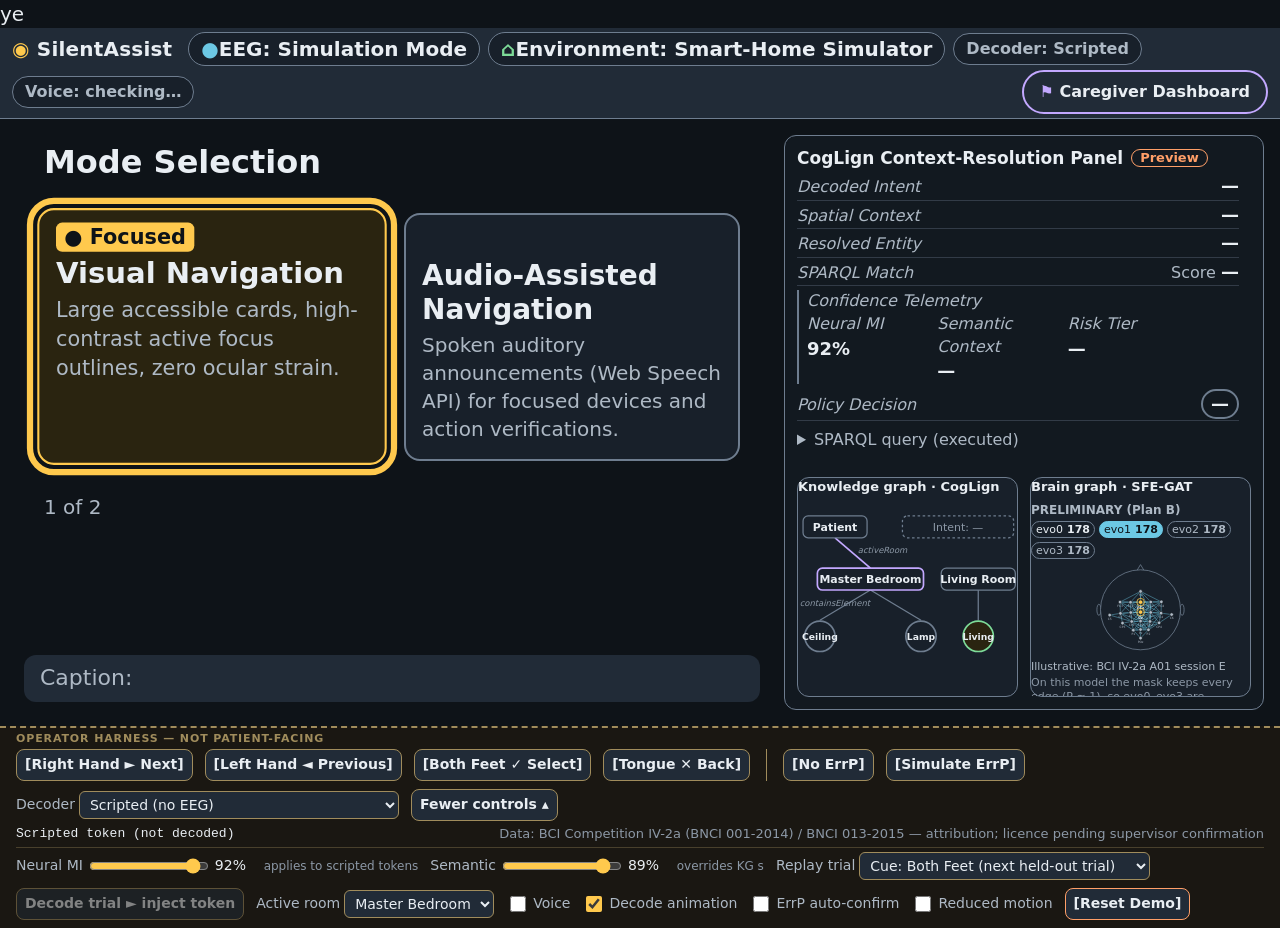
<file: POC/index.html>
ye <!doctype html>
<html lang="en">
<head>
  <meta charset="utf-8"><meta name="viewport" content="width=device-width, initial-scale=1">
  <title>SilentAssist — Interactive FYP-I Prototype</title>
  <link rel="stylesheet" href="css/tokens.css">
  <link rel="stylesheet" href="css/base.css">
  <link rel="stylesheet" href="css/layout.css">
  <link rel="stylesheet" href="css/components.css">
  <link rel="stylesheet" href="css/screens.css">
  <link rel="stylesheet" href="css/harness.css">
  <link rel="stylesheet" href="css/caregiver.css">
</head>
<body>
<div id="sa-app" data-screen="S1">
  <header id="sa-topbar">
    <span id="sa-title">SilentAssist</span>
    <span id="pill-eeg" class="sa-pill">EEG: Simulation Mode</span>
    <span id="pill-env" class="sa-pill">Environment: Smart-Home Simulator</span>
    <span id="pill-decoder" class="sa-pill sa-pill-meta"></span>
    <span id="pill-voice" class="sa-pill sa-pill-meta"></span>
    <button id="btn-caregiver" type="button" tabindex="-1" aria-pressed="false">Caregiver Dashboard</button>
  </header>
  <main id="sa-main">
    <section id="sa-stage" aria-label="Patient screen">
      <h1 id="sa-screen-title"></h1>
      <div id="sa-alert" role="alert"></div>
      <div id="sa-observation" hidden></div>
      <div id="sa-listbox" role="listbox" tabindex="0" aria-orientation="horizontal"></div>
      <div id="sa-position"></div>
      <div id="sa-result" hidden></div>
      <div id="sa-dialog" role="dialog" aria-modal="true" hidden></div>
      <div id="sa-status" role="status" aria-live="polite" aria-atomic="true"></div>
    </section>
    <aside id="sa-rail" aria-label="CogLign context reasoning">
      <section id="sa-coglign"></section>
      <section id="sa-graphs"><div id="sa-kg-view"></div><div id="sa-brain-view"></div></section>
    </aside>
    <section id="sa-caregiver" hidden aria-label="Caregiver Supervision Dashboard"></section>
  </main>
  <footer id="sa-harness" aria-label="Operator Harness — not patient-facing"></footer>
</div>
<pre id="selftest-report" hidden></pre>
<!-- scripts: docs/architecture.md §1.1 order (classic scripts; file:// safe; no modules) -->
<script src="js/core/namespace.js"></script>
<script src="js/config/initial-state.js"></script>
<script src="js/config/ui.js"></script>
<script src="js/config/kg.js"></script>
<script src="js/config/policy.js"></script>
<script src="js/config/safety.js"></script>
<script src="js/config/errp.js"></script>
<script src="js/config/eeg.js"></script>
<script src="js/core/bus.js"></script>
<script src="js/core/store.js"></script>
<script src="js/core/clock.js"></script>
<script src="js/core/b64.js"></script>
<script src="js/core/reset.js"></script>
<script src="js/data/montage-data.js"></script>
<script src="js/data/sfegat-weights.js"></script>
<script src="js/data/mi-replay.js"></script>
<script src="js/data/errp-model.js"></script>
<script src="js/data/errp-replay.js"></script>
<script src="js/dsp/fft.js"></script>
<script src="js/dsp/butterworth.js"></script>
<script src="js/dsp/sosfilt.js"></script>
<script src="js/dsp/welch.js"></script>
<script src="js/dsp/hilbert.js"></script>
<script src="js/dsp/integrate.js"></script>
<script src="js/eeg/tensor.js"></script>
<script src="js/eeg/plv.js"></script>
<script src="js/eeg/graph.js"></script>
<script src="js/eeg/psd-features.js"></script>
<script src="js/eeg/gatv2.js"></script>
<script src="js/eeg/gcn.js"></script>
<script src="js/eeg/batchnorm.js"></script>
<script src="js/eeg/gae.js"></script>
<script src="js/eeg/sfegat.js"></script>
<script src="js/eeg/synth.js"></script>
<script src="js/eeg/decoder.js"></script>
<script src="js/errp/features.js"></script>
<script src="js/errp/classifier.js"></script>
<script src="js/errp/detector.js"></script>
<script src="js/errp/memory.js"></script>
<script src="js/errp/synth.js"></script>
<script src="js/kg/ontology.js"></script>
<script src="js/kg/turtle.js"></script>
<script src="js/kg/triplestore.js"></script>
<script src="js/kg/sparql.js"></script>
<script src="js/kg/resolver.js"></script>
<script src="js/kg/mirror.js"></script>
<script src="js/kg/kg-view.js"></script>
<script src="js/brain/montage.js"></script>
<script src="js/brain/brain-graph-view.js"></script>
<script src="js/policy/risk.js"></script>
<script src="js/policy/policy.js"></script>
<script src="js/safety/audit.js"></script>
<script src="js/safety/rollback.js"></script>
<script src="js/safety/approvals.js"></script>
<script src="js/safety/episode.js"></script>
<script src="js/voice/speech.js"></script>
<script src="js/input/tokenbus.js"></script>
<script src="js/input/keyboard.js"></script>
<script src="js/ui/format.js"></script>
<script src="js/ui/screens.js"></script>
<script src="js/ui/render.js"></script>
<script src="js/ui/navigator.js"></script>
<script src="js/ui/components/pills.js"></script>
<script src="js/ui/components/listbox.js"></script>
<script src="js/ui/components/coglign-panel.js"></script>
<script src="js/ui/components/caption.js"></script>
<script src="js/ui/components/observation.js"></script>
<script src="js/ui/harness.js"></script>
<script src="js/ui/caregiver/dashboard.js"></script>
<script src="js/ui/caregiver/queue.js"></script>
<script src="js/ui/caregiver/gauges.js"></script>
<script src="js/ui/caregiver/shadow-table.js"></script>
<script src="js/ui/caregiver/audit-view.js"></script>
<script src="js/selftest/selftest.js"></script>
<script src="js/selftest/cases/core.js"></script>
<script src="js/selftest/cases/ui.js"></script>
<script src="js/selftest/cases/viz.js"></script>
<script src="js/selftest/cases/kg.js"></script>
<script src="js/selftest/cases/safety.js"></script>
<script src="js/selftest/cases/eeg.js"></script>
<script src="js/app.js"></script>
</body>
</html>
</file>
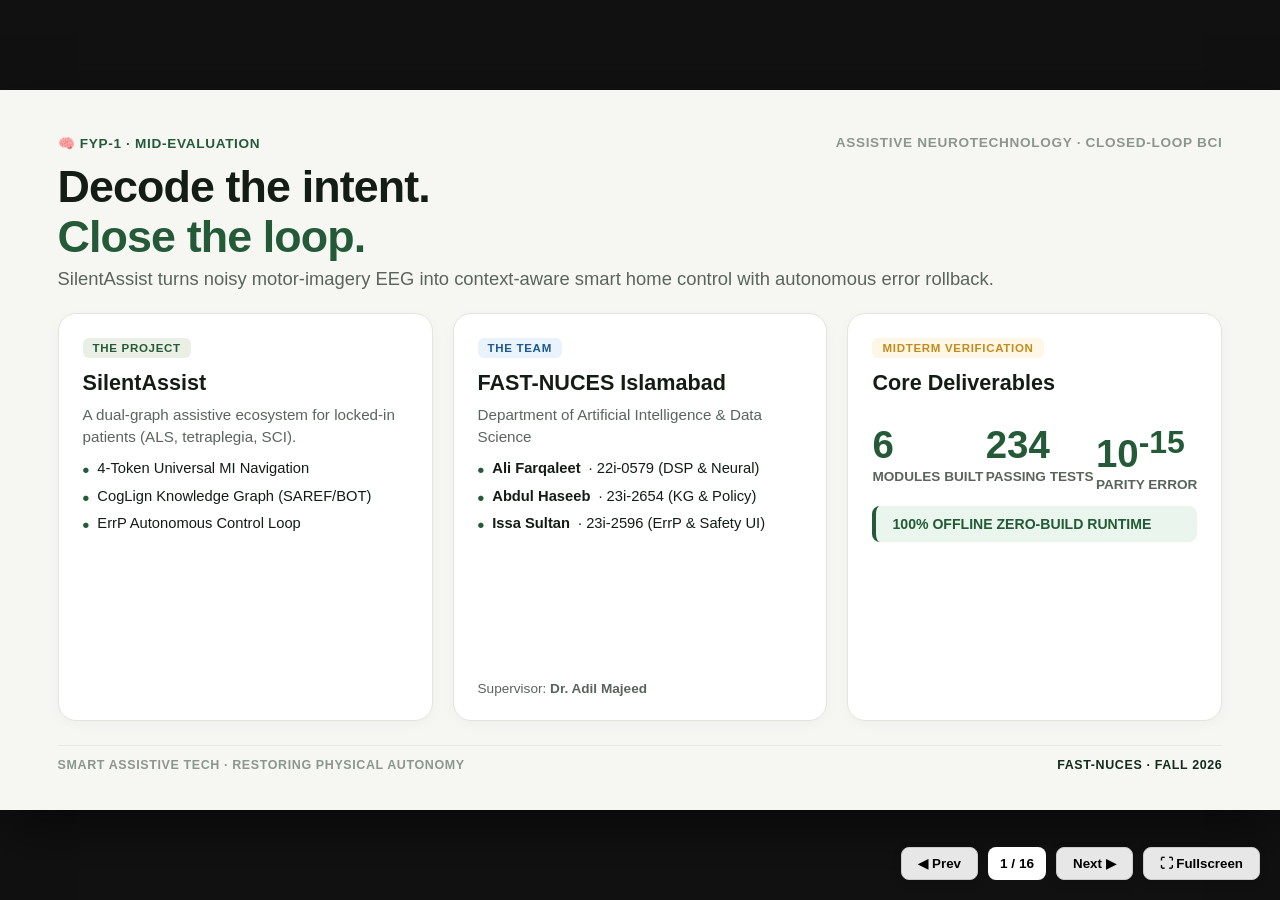
<file: report/presentation.html>
<!DOCTYPE html>
<html lang="en">
<head>
<meta charset="UTF-8">
<meta name="viewport" content="width=device-width, initial-scale=1.0">
<title>SilentAssist — FYP-1 Mid-Evaluation Presentation</title>
<style>
  :root {
    --bg: #F6F7F3;
    --card-bg: #FFFFFF;
    --text-main: #141C16;
    --text-muted: #5A645D;
    --accent-green: #245A38;
    --accent-dark: #122B1B;
    --accent-gold: #C28B1E;
    --accent-red: #A82828;
    --accent-blue: #1D588F;
    --border: #E1E5DC;
    --tag-bg: #EAEFE6;
  }

  * { box-sizing: border-box; margin: 0; padding: 0; font-family: -apple-system, BlinkMacSystemFont, "Segoe UI", Roboto, Helvetica, Arial, sans-serif; }

  body {
    background: #111;
    display: flex;
    justify-content: center;
    align-items: center;
    min-height: 100vh;
    overflow: hidden;
  }

  .deck-container {
    width: 100vw;
    height: 56.25vw; /* 16:9 aspect ratio */
    max-height: 100vh;
    max-width: 177.78vh;
    position: relative;
    background: var(--bg);
    box-shadow: 0 20px 50px rgba(0,0,0,0.5);
    overflow: hidden;
  }

  .slide {
    position: absolute;
    top: 0; left: 0; width: 100%; height: 100%;
    padding: 3.5% 4.5% 3% 4.5%;
    display: none;
    flex-direction: column;
    justify-content: space-between;
    background: var(--bg);
  }

  .slide.active { display: flex; }

  /* Top Bar */
  .top-bar {
    display: flex;
    justify-content: space-between;
    align-items: center;
    font-size: 0.85rem;
    font-weight: 700;
    color: var(--accent-green);
    letter-spacing: 0.05em;
    text-transform: uppercase;
  }
  .top-bar .tag {
    display: flex;
    align-items: center;
    gap: 8px;
  }
  .top-bar .sub { color: #8C968E; font-weight: 600; }

  /* Headlines */
  .header-group { margin-top: 1%; margin-bottom: 2%; }
  .header-group h1 {
    font-size: 2.8rem;
    font-weight: 800;
    color: var(--text-main);
    line-height: 1.1;
    letter-spacing: -0.02em;
  }
  .header-group p {
    font-size: 1.15rem;
    color: var(--text-muted);
    margin-top: 0.6%;
    font-weight: 400;
  }

  /* Grid layouts */
  .card-grid {
    display: grid;
    grid-template-columns: repeat(3, 1fr);
    gap: 20px;
    flex: 1;
    margin-bottom: 2%;
  }
  .card-grid-2 {
    display: grid;
    grid-template-columns: 1.2fr 1fr;
    gap: 24px;
    flex: 1;
    margin-bottom: 2%;
  }

  /* Cards */
  .card {
    background: var(--card-bg);
    border: 1px solid var(--border);
    border-radius: 18px;
    padding: 24px;
    box-shadow: 0 4px 14px rgba(0,0,0,0.03);
    display: flex;
    flex-direction: column;
    justify-content: flex-start;
  }
  .card .card-badge {
    align-self: flex-start;
    padding: 4px 10px;
    border-radius: 6px;
    font-size: 0.72rem;
    font-weight: 800;
    letter-spacing: 0.06em;
    text-transform: uppercase;
    margin-bottom: 12px;
    background: var(--tag-bg);
    color: var(--accent-green);
  }
  .card .card-badge.gold { background: #FEF7E6; color: var(--accent-gold); }
  .card .card-badge.red { background: #FDECEC; color: var(--accent-red); }
  .card .card-badge.blue { background: #EAF2FB; color: var(--accent-blue); }

  .card h3 {
    font-size: 1.35rem;
    font-weight: 700;
    color: var(--text-main);
    margin-bottom: 8px;
  }
  .card p {
    font-size: 0.95rem;
    color: var(--text-muted);
    line-height: 1.45;
  }
  .card ul {
    list-style: none;
    margin-top: 12px;
  }
  .card ul li {
    font-size: 0.92rem;
    color: var(--text-main);
    margin-bottom: 8px;
    display: flex;
    align-items: flex-start;
    gap: 8px;
  }
  .card ul li::before {
    content: "•";
    color: var(--accent-green);
    font-weight: 900;
    font-size: 1.2rem;
    line-height: 1;
  }

  /* Stat numbers */
  .stat-val {
    font-size: 3.2rem;
    font-weight: 800;
    color: var(--accent-green);
    line-height: 1;
    margin: 12px 0 4px 0;
  }
  .stat-val.red { color: var(--accent-red); }
  .stat-sub { font-size: 0.85rem; font-weight: 600; color: var(--text-muted); text-transform: uppercase; }

  /* Highlight Banner */
  .alert-banner {
    background: #FEF3F2;
    border-left: 4px solid var(--accent-red);
    padding: 10px 16px;
    border-radius: 8px;
    font-size: 0.88rem;
    font-weight: 700;
    color: var(--accent-red);
    display: flex;
    align-items: center;
    gap: 10px;
    margin-top: auto;
  }
  .alert-banner.green {
    background: #EAF6ED;
    border-left-color: var(--accent-green);
    color: var(--accent-green);
  }

  /* Bottom Bar */
  .bottom-bar {
    display: flex;
    justify-content: space-between;
    align-items: center;
    font-size: 0.78rem;
    font-weight: 700;
    color: #8C968E;
    letter-spacing: 0.05em;
    text-transform: uppercase;
    border-top: 1px solid #E6EAE2;
    padding-top: 12px;
  }
  .rubric-tag {
    color: var(--accent-dark);
    font-weight: 800;
  }

  /* Navigation controls */
  .controls {
    position: fixed;
    bottom: 20px;
    right: 20px;
    display: flex;
    gap: 10px;
    z-index: 100;
  }
  .controls button {
    background: rgba(255,255,255,0.9);
    border: 1px solid #CCC;
    padding: 8px 16px;
    border-radius: 8px;
    font-weight: 700;
    cursor: pointer;
    box-shadow: 0 4px 10px rgba(0,0,0,0.15);
  }
  .controls button:hover { background: #fff; }

  @media print {
    body { background: none; }
    .deck-container { width: 100%; height: 100vh; box-shadow: none; }
    .slide { display: flex !important; page-break-after: always; position: relative; }
    .controls { display: none; }
  }
</style>
</head>
<body>

<div class="deck-container">

  <!-- SLIDE 1: HERO & TITLE -->
  <div class="slide active">
    <div class="top-bar">
      <div class="tag">🧠 FYP-1 · MID-EVALUATION</div>
      <div class="sub">ASSISTIVE NEUROTECHNOLOGY · CLOSED-LOOP BCI</div>
    </div>
    <div class="header-group">
      <h1>Decode the intent.<br><span style="color:var(--accent-green)">Close the loop.</span></h1>
      <p>SilentAssist turns noisy motor-imagery EEG into context-aware smart home control with autonomous error rollback.</p>
    </div>
    <div class="card-grid">
      <div class="card">
        <div class="card-badge">THE PROJECT</div>
        <h3>SilentAssist</h3>
        <p>A dual-graph assistive ecosystem for locked-in patients (ALS, tetraplegia, SCI).</p>
        <ul>
          <li>4-Token Universal MI Navigation</li>
          <li>CogLign Knowledge Graph (SAREF/BOT)</li>
          <li>ErrP Autonomous Control Loop</li>
        </ul>
      </div>
      <div class="card">
        <div class="card-badge blue">THE TEAM</div>
        <h3>FAST-NUCES Islamabad</h3>
        <p>Department of Artificial Intelligence & Data Science</p>
        <ul>
          <li><strong>Ali Farqaleet</strong> · 22i-0579 (DSP & Neural)</li>
          <li><strong>Abdul Haseeb</strong> · 23i-2654 (KG & Policy)</li>
          <li><strong>Issa Sultan</strong> · 23i-2596 (ErrP & Safety UI)</li>
        </ul>
        <div style="margin-top:auto; font-size:0.85rem; color:var(--text-muted);">Supervisor: <strong>Dr. Adil Majeed</strong></div>
      </div>
      <div class="card">
        <div class="card-badge gold">MIDTERM VERIFICATION</div>
        <h3>Core Deliverables</h3>
        <div style="display:flex; justify-content:space-between; margin-top:10px;">
          <div>
            <div class="stat-val" style="font-size:2.4rem;">6</div>
            <div class="stat-sub">Modules Built</div>
          </div>
          <div>
            <div class="stat-val" style="font-size:2.4rem;">234</div>
            <div class="stat-sub">Passing Tests</div>
          </div>
          <div>
            <div class="stat-val" style="font-size:2.4rem;">10<sup>-15</sup></div>
            <div class="stat-sub">Parity Error</div>
          </div>
        </div>
        <div class="alert-banner green" style="margin-top:14px;">100% OFFLINE ZERO-BUILD RUNTIME</div>
      </div>
    </div>
    <div class="bottom-bar">
      <span>SMART ASSISTIVE TECH · RESTORING PHYSICAL AUTONOMY</span>
      <span class="rubric-tag">FAST-NUCES · FALL 2026</span>
    </div>
  </div>

  <!-- SLIDE 2: PROBLEM AND USERS -->
  <div class="slide">
    <div class="top-bar">
      <div class="tag">⚠️ PROBLEM & USERS</div>
      <div class="sub">ASSISTIVE INTERACTION BOTTLENECKS</div>
    </div>
    <div class="header-group">
      <h1>Patients need autonomy,<br><span style="color:var(--accent-red)">not cognitive exhaustion.</span></h1>
      <p>Traditional assistive technologies fail catastrophically as motor and ocular fatigue advance.</p>
    </div>
    <div class="card-grid">
      <div class="card">
        <div class="card-badge red">PHYSICAL LOCK-IN</div>
        <h3>Severe Paralysis</h3>
        <p>ALS, tetraplegia, cervical SCI deprive individuals of somatic motor control.</p>
        <ul>
          <li>Cognition remains completely intact</li>
          <li>Total dependency on caregivers for lighting, AC, media</li>
          <li>Mechanical switches fail as muscles atrophy</li>
        </ul>
      </div>
      <div class="card">
        <div class="card-badge gold">EXISTING TECH FAILS</div>
        <h3>Severe Bottlenecks</h3>
        <p>Commercial assistive tools introduce severe fatigue and failure modes.</p>
        <ul>
          <li><strong>Eye-Gaze:</strong> Ocular strain & "Midas Touch" accidental clicks</li>
          <li><strong>Voice Assistants:</strong> Dysarthria failure & cloud privacy risk</li>
          <li><strong>Open-Loop BCIs:</strong> Giant vocabularies cause error spirals</li>
        </ul>
      </div>
      <div class="card">
        <div class="card-badge green">THE SOLUTION</div>
        <h3>SilentAssist Closed Loop</h3>
        <p>A low-strain, neuro-symbolic assistive ecosystem.</p>
        <ul>
          <li><strong>4 Universal Tokens:</strong> Hierarchical cyclic carousel</li>
          <li><strong>Contextual Grounding:</strong> In-browser SPARQL reasoning</li>
          <li><strong>Autonomous Rollback:</strong> Neurophysiological error detection</li>
        </ul>
      </div>
    </div>
    <div class="bottom-bar">
      <span class="rubric-tag">PROBLEM / RESEARCH · 15 MARKS</span>
      <span>RESTORING DIGNITY AND DOMESTIC INDEPENDENCE</span>
    </div>
  </div>

  <!-- SLIDE 3: RESEARCH GAP & REPLICATION AUDIT -->
  <div class="slide">
    <div class="top-bar">
      <div class="tag">🔬 RESEARCH GAP & AUDIT</div>
      <div class="sub">BASE PAPER REPLICATION & SCIENTIFIC RIGOR</div>
    </div>
    <div class="header-group">
      <h1>Claimed accuracy collapses.<br><span style="color:var(--accent-green)">Our audit explains why.</span></h1>
      <p>We faithfully replicated SFE-GAT (Gao et al., 2026) on BCI IV-2a and diagnosed 4 fatal architectural flaws.</p>
    </div>
    <div class="card-grid">
      <div class="card">
        <div class="card-badge gold">PUBLISHED CLAIM</div>
        <h3>Gao et al. 2026</h3>
        <div class="stat-val">77.7%</div>
        <div class="stat-sub">Reported BCI IV-2a Accuracy</div>
        <p style="margin-top:12px;">Claimed that dynamic graph attention (GATv2 + GAE) solves 4-class motor imagery decoding.</p>
      </div>
      <div class="card">
        <div class="card-badge red">OUR REPLICATION</div>
        <h3>Empirical Baseline</h3>
        <div class="stat-val red">35.7%</div>
        <div class="stat-sub">Audited Replication (9 Subjects)</div>
        <p style="margin-top:12px;">Strict subject-dependent evaluation on session-E with zero data leakage; training reached 99% (overfitting).</p>
      </div>
      <div class="card">
        <div class="card-badge">THE 4 AUDITED CAUSES</div>
        <h3>Root-Cause Analysis</h3>
        <ul>
          <li><strong>GAE Gradient Starvation:</strong> Pure CE loss leaves GAE frozen at initialization (100% edges kept).</li>
          <li><strong>Unnormalized PSDs:</strong> Raw $\mu V^2$ powers exceed 170, destabilizing attention weights.</li>
          <li><strong>Inter-Session Power Drift:</strong> $2.8\times$ power surge on A02 breaks test inference.</li>
        </ul>
      </div>
    </div>
    <div class="alert-banner green">SCIENTIFIC INTEGRITY: We report authentic experimental numbers rather than hiding behind synthetic claims.</div>
    <div class="bottom-bar" style="margin-top:10px;">
      <span class="rubric-tag">PROBLEM / RESEARCH · 15 MARKS</span>
      <span>RIGOR-FIRST RESEARCH METHODOLOGY</span>
    </div>
  </div>

  <!-- SLIDE 4: REQUIREMENTS & VALIDATION -->
  <div class="slide">
    <div class="top-bar">
      <div class="tag">📋 REQUIREMENTS & CRITERIA</div>
      <div class="sub">VERIFIABLE SPECIFICATION (FORM 3 CRITERION 4)</div>
    </div>
    <div class="header-group">
      <h1>We verified the system<br><span style="color:var(--accent-green)">before claiming progress.</span></h1>
      <p>Every functional requirement maps directly to automated unit, parity, or in-page selftests.</p>
    </div>
    <div class="card-grid">
      <div class="card">
        <div class="card-badge">14 FUNCTIONAL REQS</div>
        <h3>System Behavior</h3>
        <ul>
          <li><strong>FR-01:</strong> 4-Token Motor Imagery input mapping</li>
          <li><strong>FR-03:</strong> SFE-GAT real-time forward pass</li>
          <li><strong>FR-05:</strong> In-browser SPARQL intent resolution</li>
          <li><strong>FR-07:</strong> AC Thermal Hazard intercept (<18°C)</li>
          <li><strong>FR-09:</strong> ErrP atomic state rollback</li>
        </ul>
      </div>
      <div class="card">
        <div class="card-badge gold">7 NON-FUNCTIONAL REQS</div>
        <h3>Quality Constraints</h3>
        <ul>
          <li><strong>NFR-01:</strong> Inference latency &lt; 100 ms per trial</li>
          <li><strong>NFR-02:</strong> 100% Offline execution (`file://`)</li>
          <li><strong>NFR-03:</strong> SHA-256 tamper-evident audit ledger</li>
          <li><strong>NFR-05:</strong> WCAG AAA high-contrast focus cards</li>
          <li><strong>NFR-07:</strong> PyTorch-JS mathematical parity</li>
        </ul>
      </div>
      <div class="card">
        <div class="card-badge green">TEST TRACEABILITY</div>
        <h3>234 Automated Tests</h3>
        <div class="stat-val">100%</div>
        <div class="stat-sub">Pass Rate on GitHub Actions</div>
        <p style="margin-top:12px;">76 Browser Selftests · 54 Node.js Tests · 104 Pytest Tests across 5 continuous integration gates.</p>
      </div>
    </div>
    <div class="bottom-bar">
      <span class="rubric-tag">REQUIREMENTS & SPECIFICATION · 15 MARKS</span>
      <span>FULL TRACEABILITY MATRIX ESTABLISHED</span>
    </div>
  </div>

  <!-- SLIDE 5: SYSTEM ARCHITECTURE -->
  <div class="slide">
    <div class="top-bar">
      <div class="tag">🏗️ ARCHITECTURE & DESIGN</div>
      <div class="sub">5-TIER DUAL-GRAPH CLOSED LOOP</div>
    </div>
    <div class="header-group">
      <h1>One pipeline unites<br><span style="color:var(--accent-green)">continuous and symbolic graphs.</span></h1>
      <p>Decoupled event-driven architecture connecting neural decoding with smart-home ontologies.</p>
    </div>
    <div class="card-grid">
      <div class="card">
        <div class="card-badge">TIER 1 & 2: DECODE</div>
        <h3>Brain Graph DSP</h3>
        <p>Continuous 22-ch EEG signal processing</p>
        <ul>
          <li>Hilbert Phase Locking Value (PLV)</li>
          <li>8-Band Welch PSD Node Features</li>
          <li>SFE-GAT Graph Evolution Forward Pass</li>
          <li>Shrinkage LDA ErrP Classifier</li>
        </ul>
      </div>
      <div class="card">
        <div class="card-badge blue">TIER 3: REASON</div>
        <h3>CogLign Knowledge Graph</h3>
        <p>Discrete symbolic smart-home topology</p>
        <ul>
          <li>ETSI SAREF v4.1.1 + W3C BOT RDF triples</li>
          <li>In-browser SPARQL 1.1 query engine</li>
          <li>Multi-attribute candidate scoring $S(d)$</li>
          <li>Sub-5ms deterministic query resolution</li>
        </ul>
      </div>
      <div class="card">
        <div class="card-badge gold">TIER 4 & 5: GOVERN</div>
        <h3>Policy Engine & UI</h3>
        <p>Safety boundaries & presentation</p>
        <ul>
          <li>Composite confidence $c = n \times s$</li>
          <li>Thermal Hazard Intercept (<18°C)</li>
          <li>Caregiver Dashboard & Audit Ledger</li>
          <li>Atomic Rollback upon ErrP Detection</li>
        </ul>
      </div>
    </div>
    <div class="bottom-bar">
      <span class="rubric-tag">SYSTEM DESIGN · 15 MARKS</span>
      <span>SA.bus (EVENT BUS) ⇄ SA.store (CENTRAL IMMUTABLE STATE)</span>
    </div>
  </div>

  <!-- SLIDE 6: DECISION POLICY & ERRP ROLLBACK -->
  <div class="slide">
    <div class="top-bar">
      <div class="tag">🛡️ SAFETY & ERROR CORRECTION</div>
      <div class="sub">COST-THEORETIC AUTONOMOUS ROLLBACK</div>
    </div>
    <div class="header-group">
      <h1>The system protects the patient<br><span style="color:var(--accent-green)">and corrects itself.</span></h1>
      <p>Risk-governed 4-tier policy combined with Bayesian ErrP error potential monitoring.</p>
    </div>
    <div class="card-grid">
      <div class="card">
        <div class="card-badge green">CONFIDENCE TIERS</div>
        <h3>Policy Engine</h3>
        <ul>
          <li><strong>EXECUTE ($c \ge 0.75$):</strong> Immediate actuation + voice announcement</li>
          <li><strong>CONFIRM ($0.50 \le c < 0.75$):</strong> Single-token prompt to verify intent</li>
          <li><strong>REJECT ($c < 0.50$):</strong> Silent drop, avoids unwanted actuation</li>
          <li><strong>CAREGIVER:</strong> Thermal setpoints &lt;18°C require nurse sign-off</li>
        </ul>
      </div>
      <div class="card">
        <div class="card-badge red">ERRP ROLLBACK</div>
        <h3>Error Potentials</h3>
        <p>Monitors frontocentral electrodes ($\mathrm{FCz}$/$\mathrm{Cz}$) for 650 ms post-action.</p>
        <ul>
          <li>Shrinkage LDA on 72 windowed features</li>
          <li>Platt scaling for calibrated posterior $q$</li>
          <li>Saerens prior adjustment for baseline shift</li>
        </ul>
      </div>
      <div class="card">
        <div class="card-badge gold">DECISION THRESHOLD</div>
        <h3>Bayesian Cost $t^*$</h3>
        <div class="stat-val" style="font-size:2.6rem;">t* = 0.55</div>
        <p style="margin-top:6px; font-size:0.88rem;">Derived from asymmetric false-positive vs. false-negative cognitive costs:</p>
        <p style="font-size:0.85rem; font-weight:700; margin-top:4px; color:var(--text-main);">$t^* = \frac{C_{\mathrm{FP}}}{C_{\mathrm{FP}} + C_{\mathrm{FN}} - C_{\mathrm{TP}}} = \frac{5}{5+7-2.92} = 0.5507$</p>
      </div>
    </div>
    <div class="alert-banner green">ATOMIC RESTORATION: Reverts appliance state & penalizes rejected entity in Knowledge Graph.</div>
    <div class="bottom-bar" style="margin-top:10px;">
      <span class="rubric-tag">PROCESS & BEHAVIOR · 10 MARKS</span>
      <span>CLOSED-LOOP NEURO-SYMBOLIC RESILIENCE</span>
    </div>
  </div>

  <!-- SLIDE 7: LIVE DEMO PART 1 -->
  <div class="slide">
    <div class="top-bar">
      <div class="tag">💻 LIVE DEMONSTRATION · PART 1</div>
      <div class="sub">OFFLINE ACCESSIBLE WEB PROTOTYPE</div>
    </div>
    <div class="header-group">
      <h1>Universal navigation<br><span style="color:var(--accent-green)">without cognitive fatigue.</span></h1>
      <p>High-contrast, zero-build assistive web client running 100% offline from local browser storage.</p>
    </div>
    <div class="card-grid">
      <div class="card">
        <div class="card-badge">4-TOKEN NAVIGATION</div>
        <h3>Universal Primitives</h3>
        <ul>
          <li><strong>Right Arrow (Right Hand):</strong> Next card</li>
          <li><strong>Left Arrow (Left Hand):</strong> Previous card</li>
          <li><strong>Down Arrow (Both Feet):</strong> Select / Enter</li>
          <li><strong>Up Arrow (Tongue):</strong> Back / Exit</li>
        </ul>
        <p style="margin-top:12px; font-size:0.85rem; color:var(--text-muted);">Eliminates cognitive strain of high-order motor-imagery matrices.</p>
      </div>
      <div class="card">
        <div class="card-badge blue">ACCESSIBLE UX</div>
        <h3>Clinical-Calm UI</h3>
        <ul>
          <li><strong>WCAG 2.2 AAA Contrast:</strong> Contrast ratio $> 7:1$</li>
          <li><strong>Zero Ocular Glare:</strong> Dark theme prevents eye strain</li>
          <li><strong>Web Speech API:</strong> Spoken auditory confirmations</li>
          <li><strong>Zero-Build:</strong> Runs natively from `file://` URL</li>
        </ul>
      </div>
      <div class="card">
        <div class="card-badge green">SEMANTIC REASONING</div>
        <h3>In-Browser SPARQL</h3>
        <ul>
          <li>Loads 515 RDFS-asserted triples in memory</li>
          <li>Resolves room context in &lt; 5 ms</li>
          <li>Matches intended device (Score = 0.94)</li>
          <li>No remote cloud server round-trip required</li>
        </ul>
      </div>
    </div>
    <div class="bottom-bar">
      <span class="rubric-tag">LIVE PROTOTYPE DEMO · 25 MARKS</span>
      <span>DEMONSTRABLE FROM LOCAL BROWSER IN SECONDS</span>
    </div>
  </div>

  <!-- SLIDE 8: LIVE DEMO PART 2 -->
  <div class="slide">
    <div class="top-bar">
      <div class="tag">💻 LIVE DEMONSTRATION · PART 2</div>
      <div class="sub">AUTONOMOUS ROLLBACK & CAREGIVER HUB</div>
    </div>
    <div class="header-group">
      <h1>Edge and failure cases<br><span style="color:var(--accent-red)">handled in real time.</span></h1>
      <p>Proving autonomous ErrP rollback, thermal safety traps, and cryptographic auditing.</p>
    </div>
    <div class="card-grid">
      <div class="card">
        <div class="card-badge red">FAILURE CASE DEMO</div>
        <h3>ErrP Rollback (Key 'E')</h3>
        <p>1. User selects Bedroom Ceiling Light.</p>
        <p>2. Simulated misclassification triggers ErrP.</p>
        <p>3. Posterior $q = 0.78 > t^* = 0.5507$.</p>
        <p style="font-weight:700; color:var(--accent-green); margin-top:8px;">Outcome: State reverts to OFF; Bedside Lamp offered as retry!</p>
      </div>
      <div class="card">
        <div class="card-badge gold">SAFETY TRAP DEMO</div>
        <h3>Thermal Intercept (<18°C)</h3>
        <p>1. Patient navigates to AC controls.</p>
        <p>2. Selects dangerous 16°C setpoint.</p>
        <p>3. Policy Engine traps thermal hazard.</p>
        <p style="font-weight:700; color:var(--accent-gold); margin-top:8px;">Outcome: Actuation blocked; routed to Caregiver Approval Queue!</p>
      </div>
      <div class="card">
        <div class="card-badge blue">SUPERVISION DEMO</div>
        <h3>Caregiver Hub (Key 'C')</h3>
        <p>1. Live Appliance Shadow Table.</p>
        <p>2. Caregiver reviews & approves pending requests.</p>
        <p>3. SHA-256 Hash-Chained Audit Ledger.</p>
        <p style="font-weight:700; color:var(--accent-blue); margin-top:8px;">Outcome: Immediate visual tamper alert upon byte tampering!</p>
      </div>
    </div>
    <div class="bottom-bar">
      <span class="rubric-tag">LIVE PROTOTYPE DEMO · 25 MARKS</span>
      <span>REAL WORKING MODULES WITH FAILURE CASES SHOWN</span>
    </div>
  </div>

  <!-- SLIDE 9: TESTING & MATHEMATICAL PARITY -->
  <div class="slide">
    <div class="top-bar">
      <div class="tag">🧪 TESTING & PARITY GATE</div>
      <div class="sub">CONTINUOUS INTEGRATION (FORM 2 CRITERION 7)</div>
    </div>
    <div class="header-group">
      <h1>Mathematical parity to <span style="color:var(--accent-green)">10<sup>-15</sup></span>.<br>Zero broken gates.</h1>
      <p>Automated GitHub Actions CI/CD workflow proves mathematical equivalence on every commit.</p>
    </div>
    <div class="card-grid">
      <div class="card">
        <div class="card-badge">5 CI/CD GATES</div>
        <h3>Automated Pipeline</h3>
        <ul>
          <li><strong>Gate 1:</strong> Syntax & Lint (81 JS files checked)</li>
          <li><strong>Gate 2:</strong> 54 Node.js Unit & SPARQL Tests</li>
          <li><strong>Gate 3:</strong> 104 Pytest Tests & Parity Gate</li>
          <li><strong>Gate 4:</strong> 76 Headless Edge Browser Tests</li>
          <li><strong>Gate 5:</strong> Offline Bundle Packaging</li>
        </ul>
      </div>
      <div class="card">
        <div class="card-badge green">TENSOR PARITY</div>
        <h3>PyTorch ⇄ JS Logits</h3>
        <div class="stat-val" style="font-size:2.6rem;">&le; 10<sup>-15</sup></div>
        <div class="stat-sub">Max Absolute Error Across Replay Trials</div>
        <p style="margin-top:12px;">Guarantees that the browser client executes the exact mathematically validated weights trained in PyTorch.</p>
      </div>
      <div class="card">
        <div class="card-badge blue">ERRP VALIDATION</div>
        <h3>BNCI 013-2015 Benchmark</h3>
        <div class="stat-val" style="font-size:2.6rem;">0.710</div>
        <div class="stat-sub">Cross-Session Balanced Accuracy (AUC 0.780)</div>
        <p style="margin-top:12px;">Exceeds our pre-registered gate ($\ge 0.645$); deployed subject S01 achieves <strong>0.823 BA</strong>.</p>
      </div>
    </div>
    <div class="bottom-bar">
      <span class="rubric-tag">TESTING & EARLY VALIDATION · 10 MARKS</span>
      <span>ALL 5 GITHUB ACTIONS GATES PASSING GREEN</span>
    </div>
  </div>

  <!-- SLIDE 10: TEAM OWNERSHIP & DISCLOSURE -->
  <div class="slide">
    <div class="top-bar">
      <div class="tag">👥 TEAM OWNERSHIP & DISCLOSURE</div>
      <div class="sub">FORM 11 ALIGNMENT & TOOL USE DISCLOSURE</div>
    </div>
    <div class="header-group">
      <h1>The work is shared.<br><span style="color:var(--accent-green)">Responsibility is explicit.</span></h1>
      <p>Individual module ownership, git commit evidence, and ethical AI assistance transparently documented.</p>
    </div>
    <div class="card-grid">
      <div class="card">
        <div class="card-badge">DSP & DECODING</div>
        <h3>Ali Farqaleet</h3>
        <p>Roll No: <strong>22i-0579</strong></p>
        <ul>
          <li>Module M1: Neural DSP & SFE-GAT</li>
          <li>Hilbert PLV & Welch PSD extraction</li>
          <li>9-subject replication & audit</li>
          <li>PyTorch-to-JS weight parity exporter</li>
        </ul>
      </div>
      <div class="card">
        <div class="card-badge blue">KG & GOVERNANCE</div>
        <h3>Abdul Haseeb</h3>
        <p>Roll No: <strong>23i-2654</strong></p>
        <ul>
          <li>Module M3: CogLign Knowledge Graph</li>
          <li>ETSI SAREF + W3C BOT triplestore</li>
          <li>In-browser SPARQL 1.1 query engine</li>
          <li>Module M4: 4-tier policy governance</li>
        </ul>
      </div>
      <div class="card">
        <div class="card-badge gold">ERRP & UI/CI</div>
        <h3>Issa Sultan</h3>
        <p>Roll No: <strong>23i-2596</strong></p>
        <ul>
          <li>Module M2: ErrP shrinkage-LDA pipeline</li>
          <li>Platt calibration & Bayesian $t^*$ boundary</li>
          <li>Module M5/M6: 6-Screen UI & Caregiver Hub</li>
          <li>SHA-256 audit ledger & GitHub CI/CD</li>
        </ul>
      </div>
    </div>
    <div class="alert-banner green">RESPONSIBLE AI DISCLOSURE: Antigravity AI used strictly for LaTeX/diagram formatting; 100% of code, equations & tests verified by student authors.</div>
    <div class="bottom-bar" style="margin-top:10px;">
      <span class="rubric-tag">TEAM & TOOL OWNERSHIP · 10 MARKS</span>
      <span>COLLABORATIVE VERSION CONTROL REPOSITORY</span>
    </div>
  </div>

  <!-- SLIDE 11: REMAINING ROADMAP -->
  <div class="slide">
    <div class="top-bar">
      <div class="tag">🚀 ROADMAP & RECOVERY</div>
      <div class="sub">ITERATION 2 (FINAL) & FYP-2 EXTENSIONS</div>
    </div>
    <div class="header-group">
      <h1>The foundation works.<br><span style="color:var(--accent-green)">Generalization comes next.</span></h1>
      <p>Iteration 2 addresses the audited GNN failure modes for subject-independent deployment.</p>
    </div>
    <div class="card-grid">
      <div class="card">
        <div class="card-badge">NORMALIZE</div>
        <h3>Feature Engineering</h3>
        <p>Iteration 2 (FYP-1 Final)</p>
        <ul>
          <li>$\log_{10}$ PSD power transform</li>
          <li>Input batch normalization in network stem</li>
          <li>Stabilizes GATv2 attention heads</li>
        </ul>
      </div>
      <div class="card">
        <div class="card-badge blue">EVOLVE</div>
        <h3>GAE Link Loss</h3>
        <p>Iteration 2 (FYP-1 Final)</p>
        <ul>
          <li>Auxiliary edge-reconstruction loss ($\lambda_{\mathrm{recon}} > 0$)</li>
          <li>Unfreezes GAE encoder gradients</li>
          <li>Enables genuine dynamic graph pruning</li>
        </ul>
      </div>
      <div class="card">
        <div class="card-badge gold">DEPLOY</div>
        <h3>Hardware & LOSO</h3>
        <p>Iteration 3 & 4 (FYP-2)</p>
        <ul>
          <li>9-fold Leave-One-Subject-Out benchmark</li>
          <li>Physical MQTT smart relay integration</li>
          <li>Live OpenBCI Cyton streaming via LSL</li>
        </ul>
      </div>
    </div>
    <div class="bottom-bar">
      <span class="rubric-tag">ITERATION PLAN & RECOVERY · 10 MARKS</span>
      <span>ON TRACK FOR FYP-1 FINAL AND CLINICAL DEPLOYMENT</span>
    </div>
  </div>

  <!-- SLIDE 12: APPENDIX · ARCHITECTURE DECISIONS -->
  <div class="slide">
    <div class="top-bar">
      <div class="tag">📑 APPENDIX 1</div>
      <div class="sub">ARCHITECTURE DECISIONS REGISTER</div>
    </div>
    <div class="header-group">
      <h1>Every design choice<br><span style="color:var(--accent-green)">has an engineering reason.</span></h1>
      <p>Key architectural trade-offs linking constraints to verified implementation.</p>
    </div>
    <div class="card" style="flex:1; margin-bottom:2%;">
      <table style="width:100%; border-collapse:collapse; font-size:0.88rem; text-align:left;">
        <thead>
          <tr style="border-bottom:2px solid #E1E5DC; color:var(--accent-green);">
            <th style="padding:8px;">ID</th><th>Decision</th><th>Alternatives</th><th>Engineering Rationale</th>
          </tr>
        </thead>
        <tbody>
          <tr style="border-bottom:1px solid #EEE;"><td><strong>AD-1</strong></td><td>4-Token Navigation Primitives</td><td>Dozens of per-device MI tokens</td><td>Motor cortex cannot separate 20+ classes; 4 tokens eliminate cognitive collapse.</td></tr>
          <tr style="border-bottom:1px solid #EEE;"><td><strong>AD-2</strong></td><td>Client-Side In-Browser Execution</td><td>Python Flask / FastAPI backend</td><td>Eliminates network latency, server downtime, and guarantees 100% offline patient privacy.</td></tr>
          <tr style="border-bottom:1px solid #EEE;"><td><strong>AD-3</strong></td><td>In-Memory SPARQL Engine</td><td>Remote GraphDB / Virtuoso</td><td>Eliminates heavy external server dependencies; executes semantic queries in &lt; 5 ms.</td></tr>
          <tr style="border-bottom:1px solid #EEE;"><td><strong>AD-4</strong></td><td>Shrinkage LDA + Platt Calibration</td><td>Deep EEGNet for ErrP</td><td>Small sample sizes per subject; shrinkage prevents covariance singularity and trains instantly.</td></tr>
          <tr style="border-bottom:1px solid #EEE;"><td><strong>AD-5</strong></td><td>Bayesian Cost Boundary ($t^* = 0.55$)</td><td>Fixed 0.5 probability split</td><td>Asymmetric costs: false rollback irritates user, but uncorrected error forces exhausting recovery.</td></tr>
          <tr><td><strong>AD-7</strong></td><td>SHA-256 Hash-Chained Ledger</td><td>Standard SQL table</td><td>Ensures cryptographic tamper-evidence for medical and legal incident auditing in healthcare.</td></tr>
        </tbody>
      </table>
    </div>
    <div class="bottom-bar">
      <span>SUPPLEMENTARY PANEL DEFENSE EVIDENCE</span>
      <span>FORM 10 ALIGNMENT</span>
    </div>
  </div>

  <!-- SLIDE 13: APPENDIX · RISK REGISTER -->
  <div class="slide">
    <div class="top-bar">
      <div class="tag">📑 APPENDIX 2</div>
      <div class="sub">PROJECT RISK REGISTER</div>
    </div>
    <div class="header-group">
      <h1>Risks are documented,<br><span style="color:var(--accent-green)">not hidden.</span></h1>
      <p>Every identified failure mode carries a concrete mitigation and verification test.</p>
    </div>
    <div class="card" style="flex:1; margin-bottom:2%;">
      <table style="width:100%; border-collapse:collapse; font-size:0.9rem; text-align:left;">
        <thead>
          <tr style="border-bottom:2px solid #E1E5DC; color:var(--accent-green);">
            <th style="padding:8px;">ID</th><th>Risk Description</th><th>Likelihood</th><th>Impact</th><th>Implemented Engineering Mitigation</th>
          </tr>
        </thead>
        <tbody>
          <tr style="border-bottom:1px solid #EEE;"><td><strong>R-1</strong></td><td>SFE-GAT Replication Gap</td><td>High</td><td>Med</td><td>Audited 4 root causes; planned feature normalization and GAE reconstruction loss for Iteration 2.</td></tr>
          <tr style="border-bottom:1px solid #EEE;"><td><strong>R-2</strong></td><td>High Latency Semantic Queries</td><td>Med</td><td>Med</td><td>Engineered custom in-memory triplestore; queries resolve in &lt; 5 ms locally.</td></tr>
          <tr style="border-bottom:1px solid #EEE;"><td><strong>R-3</strong></td><td>Domestic Thermal Hazards</td><td>Low</td><td>High</td><td>Policy Engine intercepts AC setpoints &lt; 18°C; requires caregiver authorization.</td></tr>
          <tr style="border-bottom:1px solid #EEE;"><td><strong>R-4</strong></td><td>Noisy False ErrP Rollbacks</td><td>Med</td><td>Med</td><td>Derived Bayesian cost threshold $t^* = 0.5507$ balancing false rollbacks vs. uncorrected errors.</td></tr>
          <tr><td><strong>R-5</strong></td><td>Domestic Network Outage</td><td>Low</td><td>High</td><td>System operates 100% offline from local files (`file://`) with zero cloud dependencies.</td></tr>
        </tbody>
      </table>
    </div>
    <div class="bottom-bar">
      <span>SUPPLEMENTARY PANEL DEFENSE EVIDENCE</span>
      <span>RISK MANAGEMENT & MITIGATION</span>
    </div>
  </div>

  <!-- SLIDE 14: APPENDIX · REQUIREMENTS TRACEABILITY -->
  <div class="slide">
    <div class="top-bar">
      <div class="tag">📑 APPENDIX 3</div>
      <div class="sub">REQUIREMENTS TRACEABILITY MATRIX</div>
    </div>
    <div class="header-group">
      <h1>Every requirement needs<br><span style="color:var(--accent-green)">verifiable evidence.</span></h1>
      <p>Complete traceability connecting requirements to source files and automated test suites.</p>
    </div>
    <div class="card" style="flex:1; margin-bottom:2%; overflow-y:auto;">
      <table style="width:100%; border-collapse:collapse; font-size:0.82rem; text-align:left;">
        <thead>
          <tr style="border-bottom:2px solid #E1E5DC; color:var(--accent-green);">
            <th style="padding:6px;">Req ID</th><th>Module</th><th>Requirement Statement</th><th>Implementation File</th><th>Verification Test</th>
          </tr>
        </thead>
        <tbody>
          <tr style="border-bottom:1px solid #EEE;"><td><strong>FR-01</strong></td><td>Neural Input</td><td>4 universal MI tokens to navigation primitives</td><td><code>POC/app/bus.js</code></td><td>SELFTEST-01, SELFTEST-02</td></tr>
          <tr style="border-bottom:1px solid #EEE;"><td><strong>FR-02</strong></td><td>Signal DSP</td><td>22-channel PLV and 8-band Welch PSD</td><td><code>research/export/reference.py</code></td><td>pytest: test_weights_manifest</td></tr>
          <tr style="border-bottom:1px solid #EEE;"><td><strong>FR-03</strong></td><td>SFE-GAT Decoder</td><td>GATv2/GAE forward pass inference</td><td><code>research/models/sfegat.py</code></td><td>export/parity.test.js</td></tr>
          <tr style="border-bottom:1px solid #EEE;"><td><strong>FR-05</strong></td><td>SPARQL Resolver</td><td>In-browser SPARQL candidate scoring</td><td><code>POC/app/sparql.js</code></td><td>research/kg/sparql.test.js</td></tr>
          <tr style="border-bottom:1px solid #EEE;"><td><strong>FR-07</strong></td><td>Thermal Trap</td><td>Trap AC setpoints &lt; 18°C as high-risk</td><td><code>POC/app/policy.js</code></td><td>SELFTEST-22</td></tr>
          <tr style="border-bottom:1px solid #EEE;"><td><strong>FR-08</strong></td><td>ErrP Monitor</td><td>650 ms post-action temporal window features</td><td><code>research/errp/pipeline.py</code></td><td>pytest: test_errp_pipeline</td></tr>
          <tr style="border-bottom:1px solid #EEE;"><td><strong>FR-09</strong></td><td>Atomic Rollback</td><td>State revert upon ErrP posterior $q > t^*$</td><td><code>POC/app/policy.js</code></td><td>SELFTEST-18</td></tr>
          <tr><td><strong>FR-12</strong></td><td>Audit Chaining</td><td>SHA-256 hash-chained tamper-evident log</td><td><code>POC/app/audit.js</code></td><td>SELFTEST-42</td></tr>
        </tbody>
      </table>
    </div>
    <div class="bottom-bar">
      <span>SUPPLEMENTARY PANEL DEFENSE EVIDENCE</span>
      <span>14 FUNCTIONAL REQUIREMENTS AUDITED</span>
    </div>
  </div>

  <!-- SLIDE 15: APPENDIX · ETHICS & LICENSING -->
  <div class="slide">
    <div class="top-bar">
      <div class="tag">📑 APPENDIX 4</div>
      <div class="sub">NEUROETHICS, PRIVACY & LICENSING</div>
    </div>
    <div class="header-group">
      <h1>Responsible research needs<br><span style="color:var(--accent-green)">clear boundaries.</span></h1>
      <p>Data privacy, open academic licensing, and human caregiver oversight remain explicit.</p>
    </div>
    <div class="card-grid">
      <div class="card">
        <div class="card-badge">OPEN BENCHMARKS</div>
        <h3>Dataset Provenance</h3>
        <ul>
          <li><strong>BCI IV-2a:</strong> Graz University of Technology (CC-BY-NC)</li>
          <li><strong>BNCI 013-2015:</strong> Horizon 2020 ErrP Benchmark (CC-BY)</li>
          <li>Fully de-identified public clinical data</li>
        </ul>
      </div>
      <div class="card">
        <div class="card-badge green">PATIENT PRIVACY</div>
        <h3>Zero Cloud Telemetry</h3>
        <ul>
          <li>All neural processing executed locally in browser</li>
          <li>No audio or telemetry leaves patient tablet</li>
          <li>Operates completely disconnected from internet</li>
        </ul>
      </div>
      <div class="card">
        <div class="card-badge blue">FAIL-SAFE DESIGN</div>
        <h3>Caregiver Sovereignty</h3>
        <ul>
          <li>High-risk thermal actions require human sign-off</li>
          <li>Cryptographic audit ledger prevents retrospective denial</li>
          <li>Fail-safe defaults on signal loss</li>
        </ul>
      </div>
    </div>
    <div class="bottom-bar">
      <span>SUPPLEMENTARY PANEL DEFENSE EVIDENCE</span>
      <span>ETHICAL NEUROTECHNOLOGY COMPLIANCE</span>
    </div>
  </div>

  <!-- SLIDE 16: APPENDIX · REPLICATION BREAKDOWN TABLE -->
  <div class="slide">
    <div class="top-bar">
      <div class="tag">📑 APPENDIX 5</div>
      <div class="sub">SFE-GAT REPLICATION BREAKDOWN</div>
    </div>
    <div class="header-group">
      <h1>Subject-by-subject audit<br><span style="color:var(--accent-green)">across all 9 BCI IV-2a subjects.</span></h1>
      <p>Empirical proof of the replication gap floored at $k/288$ held-out session-E trials.</p>
    </div>
    <div class="card" style="flex:1; margin-bottom:2%;">
      <table style="width:100%; border-collapse:collapse; font-size:0.86rem; text-align:center;">
        <thead>
          <tr style="border-bottom:2px solid #E1E5DC; color:var(--accent-green);">
            <th style="padding:6px; text-align:left;">Subject</th><th>Our Accuracy</th><th>Our Cohen's $\kappa$</th><th>Paper Claimed</th><th>Paper $\kappa$</th><th>Status</th>
          </tr>
        </thead>
        <tbody>
          <tr style="border-bottom:1px solid #EEE;"><td style="text-align:left;"><strong>A01</strong></td><td>34.37% (99/288)</td><td>0.1250</td><td>80.21%</td><td>0.736</td><td>Replicated & Audited</td></tr>
          <tr style="border-bottom:1px solid #EEE;"><td style="text-align:left;"><strong>A02</strong></td><td>29.51% (85/288)</td><td>0.0601</td><td>61.46%</td><td>0.486</td><td>Replicated ($2.8\times$ power shift)</td></tr>
          <tr style="border-bottom:1px solid #EEE;"><td style="text-align:left;"><strong>A03</strong></td><td>37.15% (107/288)</td><td>0.1620</td><td>89.24%</td><td>0.856</td><td>Replicated & Audited</td></tr>
          <tr style="border-bottom:1px solid #EEE;"><td style="text-align:left;"><strong>A04</strong></td><td>38.54% (111/288)</td><td>0.1805</td><td>70.49%</td><td>0.606</td><td>Replicated & Audited</td></tr>
          <tr style="border-bottom:1px solid #EEE;"><td style="text-align:left;"><strong>A05</strong></td><td>26.38% (76/288)</td><td>0.0185</td><td>72.92%</td><td>0.639</td><td>Replicated & Audited</td></tr>
          <tr style="border-bottom:1px solid #EEE;"><td style="text-align:left;"><strong>A07</strong></td><td>39.23% (113/288)</td><td>0.1898</td><td>86.11%</td><td>0.815</td><td>Replicated & Audited</td></tr>
          <tr style="border-bottom:1px solid #EEE;"><td style="text-align:left;"><strong>A09</strong></td><td>51.73% (149/288)</td><td>0.3564</td><td>81.94%</td><td>0.759</td><td>Strongest Replicated Subject</td></tr>
          <tr style="font-weight:800; background:#F0F4ED;"><td style="text-align:left; padding:8px;"><strong>Mean (9 Subj)</strong></td><td><strong>35.68% (925/2592)</strong></td><td><strong>0.1424</strong></td><td><strong>77.70% (2014/2592)</strong></td><td><strong>0.7026</strong></td><td><strong>Empirical Baseline Established</strong></td></tr>
        </tbody>
      </table>
    </div>
    <div class="bottom-bar">
      <span>SUPPLEMENTARY PANEL DEFENSE EVIDENCE</span>
      <span>2,592 HELD-OUT EVALUATION TRIALS AUDITED</span>
    </div>
  </div>

</div>

<!-- Presentation Controls -->
<div class="controls">
  <button id="prevBtn">◀ Prev</button>
  <span id="slideIndicator" style="display:flex; align-items:center; background:#fff; padding:6px 12px; border-radius:8px; font-size:0.85rem; font-weight:700;">1 / 16</span>
  <button id="nextBtn">Next ▶</button>
  <button id="fullscreenBtn">⛶ Fullscreen</button>
</div>

<script>
  let currentSlide = 0;
  const slides = document.querySelectorAll('.slide');
  const totalSlides = slides.length;
  const slideIndicator = document.getElementById('slideIndicator');

  function showSlide(index) {
    slides.forEach(s => s.classList.remove('active'));
    slides[index].classList.add('active');
    slideIndicator.textContent = `${index + 1} / ${totalSlides}`;
  }

  function nextSlide() {
    if (currentSlide < totalSlides - 1) {
      currentSlide++;
      showSlide(currentSlide);
    }
  }

  function prevSlide() {
    if (currentSlide > 0) {
      currentSlide--;
      showSlide(currentSlide);
    }
  }

  document.getElementById('nextBtn').addEventListener('click', nextSlide);
  document.getElementById('prevBtn').addEventListener('click', prevSlide);

  document.addEventListener('keydown', (e) => {
    if (e.key === 'ArrowRight' || e.key === ' ' || e.key === 'PageDown') nextSlide();
    if (e.key === 'ArrowLeft' || e.key === 'PageUp') prevSlide();
    if (e.key === 'f' || e.key === 'F') toggleFullscreen();
  });

  function toggleFullscreen() {
    if (!document.fullscreenElement) {
      document.documentElement.requestFullscreen().catch(() => {});
    } else {
      document.exitFullscreen().catch(() => {});
    }
  }

  document.getElementById('fullscreenBtn').addEventListener('click', toggleFullscreen);
</script>

</body>
</html>
</file>
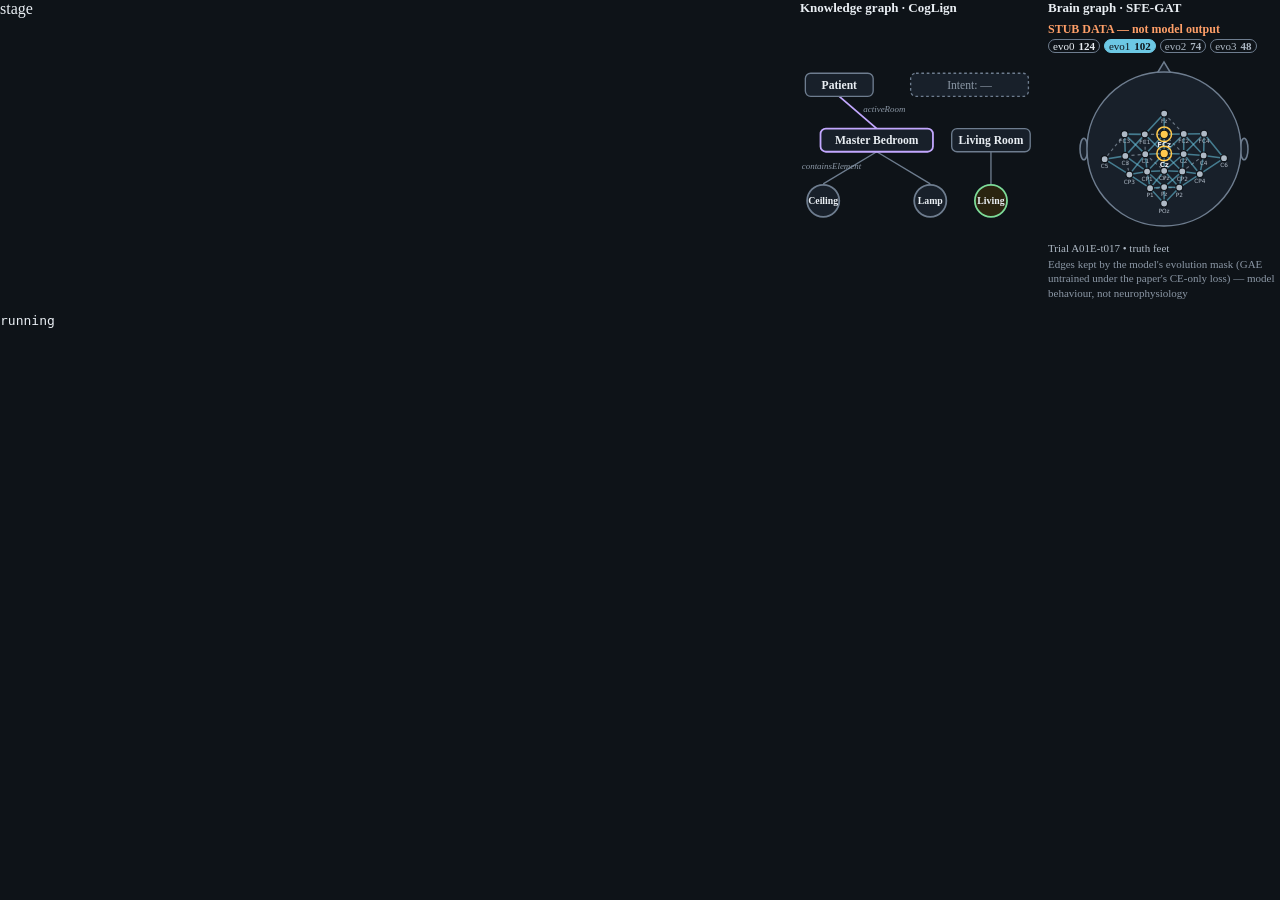
<file: research/tests/js/viz/viz-dom.html>
<!doctype html>
<!-- VIZ DOM harness (headless Edge, file://). Loads real core + config + safety/audit + the VIZ files,
     plays the bus events the other modules would emit, and checks the rendered DOM.
     Run: research/tests/js/viz/run_viz_dom.py  (prints the JSON report; exit 1 on failure). -->
<html lang="en">
<head>
<meta charset="utf-8"><meta name="viewport" content="width=device-width, initial-scale=1">
<title>VIZ DOM harness</title>
<link rel="stylesheet" href="../../../../POC/css/tokens.css">
<link rel="stylesheet" href="../../../../POC/css/caregiver.css">
<style>body{background:#0E1318;color:#E9EEF3;margin:0} #sa-main{display:grid;grid-template-columns:1fr 480px}
#sa-graphs{display:grid;grid-template-columns:1fr 1fr;gap:16px} #sa-graphs > div{height:300px}</style>
</head>
<body>
<div id="sa-app"><main id="sa-main">
  <section id="sa-stage">stage</section>
  <aside id="sa-rail"><section id="sa-graphs"><div id="sa-kg-view"></div><div id="sa-brain-view"></div></section></aside>
  <section id="sa-caregiver" hidden aria-label="Caregiver Supervision Dashboard"></section>
</main></div>
<pre id="out">running</pre>
<script src="../../../../POC/js/core/namespace.js"></script>
<script src="../../../../POC/js/config/initial-state.js"></script>
<script src="../../../../POC/js/config/ui.js"></script>
<script src="../../../../POC/js/config/kg.js"></script>
<script src="../../../../POC/js/config/safety.js"></script>
<script src="../../../../POC/js/config/errp.js"></script>
<script src="../../../../POC/js/core/bus.js"></script>
<script src="../../../../POC/js/core/store.js"></script>
<script src="../../../../POC/js/core/clock.js"></script>
<script src="../../../../POC/js/data/errp-model.js"></script>
<script src="../../../../POC/js/data/montage-data.js"></script>
<script src="../../../../POC/js/safety/audit.js"></script>
<script src="../../../../POC/js/ui/format.js"></script>
<script src="../../../../POC/js/kg/kg-view.js"></script>
<script src="../../../../POC/js/brain/montage.js"></script>
<script src="../../../../POC/js/brain/brain-graph-view.js"></script>
<script src="../../../../POC/js/ui/caregiver/dashboard.js"></script>
<script src="../../../../POC/js/ui/caregiver/queue.js"></script>
<script src="../../../../POC/js/ui/caregiver/gauges.js"></script>
<script src="../../../../POC/js/ui/caregiver/shadow-table.js"></script>
<script src="../../../../POC/js/ui/caregiver/audit-view.js"></script>
<script>
(function () {
  'use strict';
  var checks = [], SA = window.SA, errs = [];
  window.addEventListener('error', function (e) { errs.push(String(e.message)); });
  function ok(id, cond, detail) { checks.push({ id: id, ok: !!cond, detail: detail === undefined ? '' : String(detail) }); }
  function q(s) { return document.querySelector(s); }
  function qa(s) { return document.querySelectorAll(s); }
  function wait(ms) { return new Promise(function (r) { setTimeout(r, ms); }); }
  function until(fn, ms) {
    var t0 = Date.now();
    return new Promise(function (res) { (function poll() { if (fn() || Date.now() - t0 > ms) res(fn()); else setTimeout(poll, 20); })(); });
  }
  function finish() {
    var fail = checks.filter(function (c) { return !c.ok; }).length;
    if (errs.length) { checks.push({ id: 'no-window-errors', ok: false, detail: errs.join(' | ') }); fail++; }
    q('#out').textContent = JSON.stringify({ pass: checks.length - fail, fail: fail, checks: checks }, null, 1) + '\nVIZ-DOM-DONE pass=' + (checks.length - fail) + ' fail=' + fail;
  }
  async function run() {
    SA.store.reset();
    if (SA.safety && SA.safety.audit) SA.safety.audit.init();
    SA.kg.view.init(); SA.brain.view.init(); SA.ui.caregiver.init();
    ok('montage-source', true, SA.brain.montage.source() + (SA.brain.montage.isSchematic() ? ' (schematic)' : ''));

    // --- brain: static scripted montage
    ok('brain-22', qa('#sa-brain-view .bv-electrode').length === 22, qa('#sa-brain-view .bv-electrode').length);
    var keys = Array.prototype.map.call(qa('#sa-brain-view .bv-key'), function (e) { return e.getAttribute('data-name'); }).join(',');
    ok('brain-fcz-cz-ringed', keys === 'FCz,Cz' && qa('#sa-brain-view .bv-key-ring').length === 2, keys);
    ok('brain-scripted-caption', q('#sa-brain-view .bv-caption').textContent.indexOf(SA.brain.view.captions.scripted) === 0, q('#sa-brain-view .bv-caption').textContent);
    ok('brain-no-edges-scripted', qa('#sa-brain-view .bv-edge').length === 0);

    // --- brain: decoded trial animates evo0 -> evo3 (canned trace stands in for eeg/decoder)
    var tr = SA.brain.view.cannedTrace(), d = SA.brain.view.diffSteps(tr.graphs);
    SA.bus.emit('eeg:decoded', { token: 'SELECT', cls: 'feet', decoded: true, mode: 'replay', graphs: tr.graphs, edgeCounts: tr.edgeCounts,
      preliminary: true, stub: true, trial: { id: 'A01E-t017', trueCls: 'feet' } });
    ok('brain-evo0-edges', qa('#sa-brain-view .bv-edge').length === d[0].kept.length, qa('#sa-brain-view .bv-edge').length + ' vs ' + d[0].kept.length);
    ok('brain-stub-badge', q('#sa-brain-view .bv-badge').textContent.indexOf('STUB DATA — not model output') >= 0, q('#sa-brain-view .bv-badge').textContent);
    ok('brain-model-caption', q('#sa-brain-view .bv-caption').textContent.indexOf("Edges kept by the model's evolution mask (GAE untrained under the paper's CE-only loss) — model behaviour, not neurophysiology") === 0);
    await until(function () { return SA.brain.view.state().step === 3; }, 4000);
    ok('brain-reaches-evo3', SA.brain.view.state().step === 3, SA.brain.view.state().step);
    ok('brain-evo3-edges', qa('#sa-brain-view .bv-edge').length === d[3].kept.length && qa('#sa-brain-view .bv-edge-removed').length === d[3].removed.length,
      qa('#sa-brain-view .bv-edge').length + '/' + qa('#sa-brain-view .bv-edge-removed').length);
    var chipTxt = Array.prototype.map.call(qa('#sa-brain-view .bv-chip-n'), function (e) { return e.textContent; }).join(',');
    ok('brain-chip-counts', chipTxt === tr.edgeCounts.join(','), chipTxt);
    ok('brain-active-chip', q('#sa-brain-view .bv-chip.is-active').getAttribute('data-step') === '3');
    SA.bus.emit('errp:observeStart', { episodeId: 'ep-1', durationMs: 60000 });
    ok('brain-radar-on', !!q('#sa-brain-view .bv-card.is-radar'));
    SA.bus.emit('errp:observed', { decision: 'keep', q: 0.1 });
    ok('brain-radar-off', !q('#sa-brain-view .bv-card.is-radar'));

    // --- KG view: canonical resolve
    ok('kg-initial', qa('#sa-kg-view .kv-device').length === 3, qa('#sa-kg-view .kv-device').length);
    SA.bus.emit('kg:resolved', { episodeId: 'ep-1', kind: 'device', command: 'TurnOn', intentLabel: 'Turn On Light',
      actedOn: { id: 'BedroomCeilingLight', iri: ':BedroomCeilingLight', label: 'Bedroom Ceiling Light', score: 0.94 },
      ranked: [{ id: 'BedroomCeilingLight', label: 'Bedroom Ceiling Light', score: 0.94, scorePenalised: 0.94, modifiers: { errpMemory: 1 } },
        { id: 'BedsideLamp', label: 'Bedside Lamp', score: 0.88, scorePenalised: 0.88, modifiers: { errpMemory: 1 } },
        { id: 'LivingRoomLight', label: 'Living Room Light', score: 0.38, scorePenalised: 0.38, modifiers: { errpMemory: 1 } }] });
    var w = q('#sa-kg-view .kv-device.is-winner'), r = q('#sa-kg-view .kv-device.is-runner');
    ok('kg-winner', w && w.getAttribute('data-node') === 'BedroomCeilingLight' && w.textContent.indexOf('1st · 0.94') >= 0, w && w.textContent);
    ok('kg-runner-up', r && r.getAttribute('data-node') === 'BedsideLamp' && r.textContent.indexOf('2nd · 0.88') >= 0, r && r.textContent);
    ok('kg-third', q('#sa-kg-view [data-node="LivingRoomLight"]').textContent.indexOf('3rd · 0.38') >= 0);
    ok('kg-intent', q('#sa-kg-view .kv-intent').textContent === 'Turn On Light');
    ok('kg-node-count', qa('#sa-kg-view .kv-node').length <= 8, qa('#sa-kg-view .kv-node').length);
    ok('kg-ring-widths', getComputedStyle(q('#sa-kg-view .is-winner .kv-ring')).strokeWidth === '4px' &&
      getComputedStyle(q('#sa-kg-view .is-runner .kv-ring')).strokeDasharray !== 'none',
      getComputedStyle(q('#sa-kg-view .is-winner .kv-ring')).strokeWidth);

    // --- caregiver dashboard
    if (SA.safety && SA.safety.audit) {
      await SA.safety.audit.append('BOOT', { version: SA.version }, 'system');
      await SA.safety.audit.append('TOKEN', { cls: 'feet' }, 'patient');
      await SA.safety.audit.append('EXECUTE', { deviceId: 'BedroomCeilingLight' }, 'patient');
    }
    var approved = null;
    SA.bus.on('caregiver:approve', function (p) { approved = p; });
    SA.store.set('ui.dashboardOpen', true, 'ui');
    SA.bus.emit('ui:dashboardToggled', { open: true });
    ok('cv-visible', q('#sa-caregiver').hidden === false);
    ok('cv-stage-hidden', getComputedStyle(q('#sa-stage')).display === 'none' && getComputedStyle(q('#sa-rail')).display === 'none');
    ok('cv-banner', q('#cv-banner').textContent === 'Caregiver view — simulated, no authentication');
    ok('cv-brain-22', qa('#cv-brain .bv-electrode').length === 22, qa('#cv-brain .bv-electrode').length);
    ok('cv-shadow-6', qa('#cv-shadow tbody tr').length === 6);
    var ap = q('button.cv-approve[data-approval-id="ap-seed-1"]');
    ok('cv-approve-bracketed', ap && getComputedStyle(ap, '::before').content === '"["' && ap.textContent === 'Approve', ap && getComputedStyle(ap, '::before').content);
    ok('cv-target-min', ap && ap.getBoundingClientRect().height >= 44, ap && ap.getBoundingClientRect().height);
    ap.click();
    ok('cv-approve-emits', approved && approved.approvalId === 'ap-seed-1', JSON.stringify(approved));
    if (SA.safety && SA.safety.audit) {
      await until(function () { return /Chain verified ✓ \(SHA-256\)|FNV-1a/.test(q('#cv-audit-badge').textContent); }, 3000);
      ok('cv-audit-verified', /^Chain verified ✓ \((SHA-256|FNV-1a)/.test(q('#cv-audit-badge').textContent), q('#cv-audit-badge').textContent);
      ok('cv-audit-rows', qa('#cv-audit-list tbody tr').length === 3, qa('#cv-audit-list tbody tr').length);
      var head = SA.safety.audit.head();
      ok('cv-audit-head', q('#cv-audit-head').textContent === 'head ' + head.hash.slice(0, 12) + ' • seq ' + head.seq, q('#cv-audit-head').textContent);
      q('#cv-tamper').click();
      await until(function () { return /broken/.test(q('#cv-audit-badge').textContent); }, 3000);
      ok('cv-tamper-detected', /Chain broken at seq 2/.test(q('#cv-audit-badge').textContent) && !!q('#cv-audit-list tr.is-broken'), q('#cv-audit-badge').textContent);
    } else ok('cv-audit-skipped', true, 'safety/audit.js not present');
    // live shadow sync
    var dev = SA.store.get('devices.BedroomCeilingLight'); dev.power = 'on';
    SA.bus.emit('device:stateChanged', { deviceId: 'BedroomCeilingLight', before: {}, after: dev, cause: 'execute' });
    SA.store.set('devices.BedroomCeilingLight', dev, 'rollback');
    await wait(60);
    var row = q('#cv-shadow tr[data-device-id="BedroomCeilingLight"]');
    ok('cv-shadow-live', row && row.textContent.indexOf('ON • 100%') >= 0 && row.textContent.indexOf('21:00') >= 0, row && row.textContent);
    // reduced motion: transitions zeroed
    document.documentElement.setAttribute('data-reduced-motion', 'true');
    ok('reduced-motion', getComputedStyle(q('.cv-bar-fill')).transitionDuration === '0s', getComputedStyle(q('.cv-bar-fill')).transitionDuration);
    document.documentElement.removeAttribute('data-reduced-motion');
    finish();
  }
  window.addEventListener('DOMContentLoaded', function () { run().catch(function (e) { errs.push('run: ' + e.stack); finish(); }); });
})();
</script>
</body>
</html>
</file>
<file: POC/css/tokens.css>
/* SilentAssist — design tokens (ADR 0005 D31–D34). Clinical-calm dark theme. All colours/spacing live here. Owner: UI. */
:root {
  /* Surfaces */
  --bg-page: #0E1318;
  --bg-surface: #18202A;
  --bg-raised: #212B37;
  --bg-rail: #121920;
  --bg-harness: #1A1712;
  --surface-focus: #2A2410;
  /* Text */
  --text: #E9EEF3;
  --text-muted: #AEB9C5;
  --text-subtle: #8C98A6;
  /* Lines */
  --border: #6E7D8F;
  --focus-ring: #FFC94D;
  --on-focus: #0E1318;
  --harness-edge: #A08C5C;
  /* Semantic (always with glyph + text) */
  --ok: #7DDB98;
  --warn: #FF9F68;
  --danger: #FF9C9C;
  --info: #6CC8E4;
  --care: #C3A8FF;

  /* Typography (system stacks only — no web fonts) */
  --font-ui: "Segoe UI", system-ui, -apple-system, "Helvetica Neue", Arial, sans-serif;
  --font-mono: "Cascadia Mono", Consolas, "Courier New", monospace;
  --fs-screen-title: 32px;
  --fs-card-title: 28px;
  --fs-card-sub: 20px;
  --fs-body: 20px;
  --fs-marker: 20px;
  --fs-caption: 22px;
  --fs-hero-transition: 36px;
  --fs-pill-readme: 20px;
  --fs-pill-meta: 16px;
  --fs-panel: 16px;
  --fs-panel-value: 18px;
  --fs-dashboard: 16px;
  --fs-harness: 14px;
  --fs-code: 14px;
  --lh-title: 1.2;
  --lh-body: 1.4;

  /* Spacing */
  --sp-1: 4px;
  --sp-2: 8px;
  --sp-3: 12px;
  --sp-4: 16px;
  --sp-5: 24px;
  --sp-6: 32px;
  --sp-7: 48px;
  /* Shape */
  --r-card: 16px;
  --r-panel: 12px;
  --r-pill: 999px;
  /* Focus */
  --focus-width: 6px;
  --focus-offset: 4px;
  --focus-scale: 1.04;
  /* Layout */
  --card-gap: 24px;
  --listbox-pad: 20px;
  --target-min: 44px;
  --topbar-h: 56px;
  --rail-w: 480px;
  --rail-w-large: 440px;
  --card-min-h: 148px;
  --graph-w: 232px;
  --graph-h: 220px;
  --harness-compact-h: 76px;
  /* Motion */
  --dur-focus: 120ms;
  --dur-evo-step: 700ms;
  --radar-period: 2000ms;
}
@media (max-height: 700px) { :root { --card-min-h: 128px; } }
@media (min-width: 1800px) and (min-height: 900px) { :root { --card-min-h: 180px; } }
</file>
<file: POC/css/base.css>
/* SilentAssist — base element styles. Owner: UI. */
*, *::before, *::after { box-sizing: border-box; }
html, body { margin: 0; padding: 0; height: 100%; }
body {
  background: var(--bg-page); color: var(--text);
  font-family: var(--font-ui); font-size: var(--fs-body); line-height: var(--lh-body);
  -webkit-font-smoothing: antialiased;
}
h1, h2, h3 { margin: 0; font-weight: 600; line-height: var(--lh-title); }
button, select, input { font: inherit; color: inherit; }
pre, code { font-family: var(--font-mono); font-size: var(--fs-code); }
[hidden] { display: none !important; }
.sa-bracketed::before { content: "["; }
.sa-bracketed::after { content: "]"; }
html[data-reduced-motion="true"] *, html[data-reduced-motion="true"] *::before, html[data-reduced-motion="true"] *::after {
  transition-duration: 0s !important; animation-duration: 0s !important; animation-iteration-count: 1 !important;
}
#selftest-report { margin: var(--sp-4); padding: var(--sp-4); background: var(--bg-raised); color: var(--text); white-space: pre-wrap; }
</file>
<file: POC/css/layout.css>
/* SilentAssist — shell layout and tiers (ADR 0005 D21–D23). Owner: UI. */
#sa-app {
  display: grid; grid-template-rows: minmax(var(--topbar-h), auto) minmax(0, 1fr) auto;   /* RT1-07: bar may wrap to 2 rows */
  height: 100vh; min-height: 0; grid-template-columns: minmax(0, 1fr); width: 100%;
}
/* Top bar */
#sa-topbar {
  display: flex; align-items: center; gap: var(--sp-2); padding: 0 var(--sp-3);
  background: var(--bg-raised); border-bottom: 1px solid var(--border); min-width: 0; white-space: nowrap; overflow: hidden;
  flex-wrap: wrap; row-gap: 4px; padding-top: 4px; padding-bottom: 4px;   /* RT1-07: wrap instead of clipping in Replay at 1280/1366 */
}
#sa-topbar > * { flex: 0 0 auto; }
#sa-title { font-size: 20px; font-weight: 700; letter-spacing: .01em; margin-right: var(--sp-2); }
#sa-title::before { content: "◉ "; color: var(--focus-ring); }
.sa-pill {
  display: inline-flex; align-items: center; padding: 2px var(--sp-3); border-radius: var(--r-pill);
  border: 1px solid var(--border); background: var(--bg-surface); white-space: nowrap;
  font-size: var(--fs-pill-readme); font-weight: 600;
}
.sa-pill-meta { font-size: var(--fs-pill-meta); color: var(--text-muted); }
#pill-eeg::before { content: "● "; color: var(--info); }
#pill-env::before { content: "⌂ "; color: var(--ok); }
#pill-decoder { min-width: max-content; overflow: hidden; text-overflow: ellipsis; flex: 0 1 auto; display: inline-block; line-height: 1.6; }
#pill-voice { flex: 0 1 auto; min-width: 0; overflow: hidden; text-overflow: ellipsis; display: inline-block; line-height: 1.6; }
#pill-decoder.is-prelim { border-color: var(--warn); }
#pill-voice:empty, #pill-decoder:empty { display: none; }
#btn-caregiver {
  margin-left: auto; min-height: var(--target-min); padding: 0 var(--sp-4); border-radius: var(--r-pill);
  border: 2px solid var(--care); background: transparent; color: var(--text); font-size: var(--fs-pill-meta); font-weight: 600; cursor: pointer;
}
#btn-caregiver::before { content: "⚑ "; color: var(--care); }
#btn-caregiver[aria-pressed="true"] { background: var(--care); color: var(--on-focus); }
#btn-caregiver[aria-pressed="true"]::before { color: var(--on-focus); }

/* Main: Standard tier (default) */
#sa-main {
  display: grid; grid-template-columns: minmax(0, 1fr) var(--rail-w); gap: var(--sp-4); padding: var(--sp-4);
  min-height: 0;
}
#sa-stage {
  display: flex; flex-direction: column; gap: var(--sp-3); min-width: 0; min-height: 0;
  padding: var(--sp-2) var(--sp-2); overflow-y: auto; position: relative;
}
#sa-rail {
  display: flex; flex-direction: column; gap: var(--sp-3); min-height: 0; min-width: 0;
  background: var(--bg-rail); border: 1px solid var(--border); border-radius: var(--r-panel); padding: var(--sp-3);
}
#sa-coglign { flex: 1 1 auto; min-height: 0; overflow-y: auto; padding-right: var(--sp-3); }
#sa-graphs { display: flex; gap: var(--sp-3); flex: 0 0 auto; justify-content: space-between; }
#sa-kg-view, #sa-brain-view {
  width: var(--graph-w); height: var(--graph-h); flex: 1 1 var(--graph-w); min-width: 0;
  background: var(--bg-surface); border: 1px solid var(--border); border-radius: var(--r-panel); position: relative;
}
#sa-kg-view > svg, #sa-brain-view > svg { width: 100%; height: 100%; display: block; }

/* Caregiver overlay replaces stage + rail; dock stays */
#sa-caregiver { grid-column: 1 / -1; min-height: 0; overflow-y: auto; }
#sa-app[data-dashboard="open"] #sa-stage, #sa-app[data-dashboard="open"] #sa-rail { display: none; }

/* Large tier */
@media (min-width: 1800px) and (min-height: 900px) {
  #sa-main { grid-template-columns: minmax(0, 1fr) var(--rail-w-large) var(--rail-w-large); }
  #sa-rail { display: contents; }
  #sa-coglign, #sa-graphs {
    background: var(--bg-rail); border: 1px solid var(--border); border-radius: var(--r-panel); padding: var(--sp-3); min-height: 0;
  }
  #sa-graphs { flex-direction: column; }
  #sa-kg-view, #sa-brain-view { width: 100%; height: auto; flex: 1 1 50%; }
  #cl-sparql > summary { display: none; }
  #cl-sparql-text { max-height: 120px; }
}
/* Narrow tier */
@media (max-width: 1279px), (max-height: 599px) {
  #sa-app { height: auto; min-height: 100vh; }
  #sa-main { grid-template-columns: minmax(0, 1fr); }
  #sa-stage { overflow: visible; }
  #sa-graphs { flex-wrap: wrap; }
  #sa-harness #hz-expanded { display: none; }
}
</file>
<file: POC/css/components.css>
/* SilentAssist — components: listbox cards, focus treatment, alert, caption, band, dialog, CogLign panel (ADR 0005 D1–D3, D20, D24). Owner: UI. */
/* Listbox */
.sa-listbox, #sa-listbox {
  display: grid; grid-template-columns: repeat(var(--cols, 2), minmax(0, 1fr)); gap: var(--card-gap);
  padding: var(--listbox-pad); margin: 0; list-style: none;
}
[role="listbox"]:focus { outline: none; }
/* Card */
.sa-card {
  position: relative; display: flex; flex-direction: column; gap: var(--sp-1);
  min-height: var(--card-min-h); padding: var(--sp-3) var(--sp-4) var(--sp-4);
  background: var(--bg-surface); color: var(--text);
  border: 2px solid var(--border); border-radius: var(--r-card);
  scroll-margin: 24px; transform: scale(1);
  transition: transform var(--dur-focus) ease-out, background-color var(--dur-focus) ease-out;
}
.sa-card.is-focused {
  outline: var(--focus-width) solid var(--focus-ring); outline-offset: var(--focus-offset);
  border-color: var(--focus-ring); background: var(--surface-focus); transform: scale(var(--focus-scale)); z-index: 1;
}
.sa-focus-marker {
  visibility: hidden; align-self: flex-start; padding: 0 var(--sp-2); border-radius: 6px;
  background: var(--focus-ring); color: var(--on-focus); font-size: var(--fs-marker); font-weight: 700; line-height: 1.4; white-space: nowrap;
}
.sa-card.is-focused .sa-focus-marker { visibility: visible; }
.sa-card-title { font-size: var(--fs-card-title); font-weight: 600; line-height: var(--lh-title); }
.sa-card-sub { font-size: var(--fs-card-sub); color: var(--text-muted); font-variant-numeric: tabular-nums; }
.sa-card.is-disabled { opacity: .75; }
.sa-badge {
  display: inline-block; padding: 0 var(--sp-2); border: 1px solid var(--ok); border-radius: var(--r-pill);
  color: var(--ok); font-size: var(--fs-card-sub); font-weight: 600; white-space: nowrap;
}
.sa-badge::before { content: "● "; }

/* Position line, alert banner, caption bar */
#sa-position { font-size: 20px; color: var(--text-muted); padding: 0 var(--listbox-pad); font-variant-numeric: tabular-nums; }
#sa-alert {
  font-size: var(--fs-body); font-weight: 600; padding: var(--sp-3) var(--sp-4); border-radius: var(--r-panel);
  background: var(--bg-raised); border: 2px solid var(--danger); color: var(--text);
}
#sa-alert::before { content: "⚠ "; color: var(--danger); }
#sa-alert[data-kind="ok"] { border-color: var(--ok); }   /* RT1-11 */
#sa-alert[data-kind="ok"]::before { content: "✓ "; color: var(--ok); }
#sa-alert:empty, #sa-alert.is-empty { display: none; }
#sa-status {
  margin-top: auto; font-size: var(--fs-caption); line-height: var(--lh-body); min-height: calc(var(--fs-caption) * 1.4 + 2 * var(--sp-2));
  padding: var(--sp-2) var(--sp-4); background: var(--bg-raised); border-radius: var(--r-panel); color: var(--text);
}
#sa-status::before { content: "Caption: "; color: var(--text-muted); }

/* Observation band (inline, device screens) */
#sa-observation {
  display: flex; align-items: center; gap: var(--sp-4); padding: var(--sp-3) var(--sp-4);
  background: var(--bg-raised); border-radius: var(--r-panel); border-left: 6px solid var(--info); font-size: var(--fs-body);
}
#sa-observation[data-kind="ok"] { border-left-color: var(--ok); }
#sa-observation[data-kind="danger"] { border-left-color: var(--danger); }
#sa-observation[data-kind="warn"] { border-left-color: var(--warn); }
.sa-band-line:first-child { font-weight: 600; }

/* Radar glyph (FCz / Cz) */
.sa-radar { display: inline-flex; gap: var(--sp-2); }
.sa-radar-dot {
  display: inline-flex; align-items: center; justify-content: center; width: 56px; height: 56px; border-radius: 50%;
  border: 3px solid var(--info); color: var(--info); font-size: 16px; font-weight: 700; font-family: var(--font-mono);
  animation: sa-radar var(--radar-period) ease-in-out infinite;
}
@keyframes sa-radar { 0%, 100% { box-shadow: 0 0 0 0 rgba(108, 200, 228, .55); } 50% { box-shadow: 0 0 0 10px rgba(108, 200, 228, 0); } }
html[data-reduced-motion="true"] .sa-radar-dot { animation: none; }

/* Dialog (confirm / pending) */
#sa-dialog {
  position: absolute; inset: 0; display: flex; align-items: center; justify-content: center; z-index: 5;
  background: rgba(14, 19, 24, .82); padding: var(--sp-6);
}
.sa-dialog-card {
  width: min(760px, 100%); background: var(--bg-raised); border: 2px solid var(--border); border-radius: var(--r-card);
  padding: var(--sp-5); display: flex; flex-direction: column; gap: var(--sp-3);
}
#sa-dialog[data-kind="pending"] .sa-dialog-card { border-color: var(--care); }
.sa-dialog-listbox { grid-template-columns: minmax(0, 1fr); padding: var(--listbox-pad); }
.sa-dialog-title { font-size: var(--fs-card-title); font-weight: 600; }
.sa-dialog-diff { font-size: 28px; font-weight: 600; }
.sa-dialog-reason { color: var(--text-muted); font-family: var(--font-mono); font-size: 20px; }
.sa-dialog-hint { font-size: 20px; color: var(--text); }

/* CogLign panel (examiner text) */
#sa-coglign { font-size: var(--fs-panel); }
.cl-heading { font-size: 17px; margin-bottom: var(--sp-1); display: flex; align-items: center; gap: var(--sp-2); }
.cl-preview { font-size: 13px; padding: 0 var(--sp-2); border: 1px solid var(--warn); color: var(--warn); border-radius: var(--r-pill); }
.cl-row { display: flex; justify-content: space-between; align-items: baseline; gap: var(--sp-3); padding: 1px 0; border-bottom: 1px solid rgba(110, 125, 143, .35); }
.cl-label { color: var(--text-muted); font-style: italic; }
.cl-value { font-size: var(--fs-panel-value); font-weight: 600; text-align: right; font-variant-numeric: tabular-nums; overflow-wrap: anywhere; }
.cl-value-wrap { text-align: right; }
.cl-unit { color: var(--text-muted); font-size: var(--fs-panel); }
.cl-group { margin: var(--sp-1) 0; padding-left: var(--sp-2); border-left: 2px solid var(--border);
  display: grid; grid-template-columns: 1fr 1fr 1.4fr; gap: 0 var(--sp-2); align-items: baseline; }
.cl-group .cl-row { flex-direction: column; align-items: flex-start; gap: 0; border-bottom: 0; }
.cl-group .cl-value { text-align: left; }
.cl-group-label { color: var(--text-muted); font-style: italic; grid-column: 1 / -1; }
.cl-chip { padding: 0 var(--sp-2); border-radius: var(--r-pill); border: 2px solid var(--border); }
.cl-chip[data-kind="ok"] { color: var(--ok); border-color: var(--ok); }
.cl-chip[data-kind="warn"] { color: var(--warn); border-color: var(--warn); }
.cl-chip[data-kind="danger"] { color: var(--danger); border-color: var(--danger); }
.cl-chip[data-kind="care"] { color: var(--care); border-color: var(--care); }
.cl-line { color: var(--text-muted); margin-top: var(--sp-1); }
.cl-line:empty, .cl-trace:empty { display: none; }
.cl-trace { white-space: pre-wrap; font-family: var(--font-mono); font-size: var(--fs-code); color: var(--text); margin-top: var(--sp-2);
  background: var(--bg-surface); padding: var(--sp-2); border-radius: 8px; }
#cl-sparql { margin-top: var(--sp-2); }
#cl-sparql > summary { cursor: pointer; color: var(--text-muted); }
#cl-sparql-text { white-space: pre-wrap; max-height: 160px; overflow: auto; background: var(--bg-surface); padding: var(--sp-2); border-radius: 8px; margin: var(--sp-1) 0 0; }
</file>
<file: POC/css/screens.css>
/* SilentAssist — per-screen rules (ADR 0005 D23) and the S5 result. Owner: UI. */
#sa-screen-title { font-size: var(--fs-screen-title); line-height: var(--lh-title); font-weight: 600; padding: 0 var(--listbox-pad); }
#sa-app[data-screen="S4"] .sa-card, #sa-app[data-screen="S6"] .sa-card { min-height: 120px; }
/* Stage stack order (ADR 0005 D23); on S5 the result sits above the outcome cards */
#sa-screen-title { order: 0; } #sa-alert { order: 1; } #sa-observation { order: 2; } #sa-result { order: 3; }
#sa-listbox { order: 4; } #sa-position { order: 5; } #sa-status { order: 7; }
#sa-app[data-screen="S5"][data-substate="outcome"] #sa-alert { display: none; }
#sa-app[data-screen="S5"] .sa-card { min-height: 112px; }
/* S5 result */
#sa-result {
  display: flex; flex-direction: column; gap: var(--sp-3); padding: var(--sp-4) var(--listbox-pad);
  background: var(--bg-raised); border-radius: var(--r-card); margin: 0 var(--listbox-pad);
}
#sa-result-errp { order: 0; font-size: 24px; font-weight: 600; color: var(--danger); }
#sa-result-errp::before { content: "⚠ "; }
#sa-result-transition { font-size: var(--fs-hero-transition); order: 1; font-weight: 600; line-height: 1.2; }
#sa-result-transition.is-animating .sa-transition-line { animation: sa-pulse 1.2s ease-in-out 2; }
@keyframes sa-pulse { 0%, 100% { opacity: 1; } 50% { opacity: .55; } }
#sa-result-status { order: 2; display: flex; align-items: center; gap: var(--sp-4); font-size: 26px; font-weight: 600; }
#sa-result-status[data-kind="ok"] { color: var(--ok); }
#sa-result-status[data-kind="ok"] .sa-status-text::before { content: "✓ "; }
#sa-result-status[data-kind="danger"] { color: var(--danger); }
#sa-result-status[data-kind="danger"] .sa-status-text::before { content: "↺ "; }
#sa-result-status[data-kind="warn"] { color: var(--warn); }
#sa-result-status[data-kind="warn"] .sa-status-text::before { content: "⚑ "; }
#sa-result-status[data-kind="info"] { color: var(--info); }
.sa-result-note { font-family: var(--font-mono); font-size: 18px; color: var(--warn); }
#sa-result-alt { order: 4; font-size: 24px; }
.sa-result-note { order: 3; }
#sa-result-alt strong { color: var(--focus-ring); }
#sa-app.is-locked #sa-listbox .sa-card:not(.is-focused) { opacity: .8; }
</file>
<file: POC/css/harness.css>
/* SilentAssist — Operator Harness dock (ADR 0005 D26). In flow, never overlays. Owner: UI. */
#sa-harness {
  background: var(--bg-harness); border-top: 2px dashed var(--harness-edge); color: var(--text);
  font-size: var(--fs-harness); padding: var(--sp-1) var(--sp-4) var(--sp-2); display: flex; flex-direction: column; gap: var(--sp-1);
}
.hz-label { font-size: 11px; line-height: 1.2; text-transform: uppercase; letter-spacing: .08em; color: var(--harness-edge); font-weight: 700; }
.hz-row { display: flex; flex-wrap: wrap; align-items: center; gap: var(--sp-2) var(--sp-3); }
.hz-btn {
  min-height: 32px; padding: 0 var(--sp-2); border-radius: 8px; border: 1px solid var(--harness-edge);
  background: var(--bg-raised); color: var(--text); font-size: var(--fs-harness); font-weight: 600; cursor: pointer; white-space: nowrap;
}
.hz-btn:hover { border-color: var(--focus-ring); }
.hz-btn:disabled { opacity: .5; cursor: not-allowed; }
#hz-noerrp.is-live { border-color: var(--ok); color: var(--ok); }
#hz-simerrp.is-live { border-color: var(--danger); color: var(--danger); }
#hz-reset { border-color: var(--warn); }
.hz-sep { width: 1px; align-self: stretch; background: var(--harness-edge); margin: 0 var(--sp-1); }
.hz-field, .hz-toggle, .hz-slider { display: inline-flex; align-items: center; gap: var(--sp-1); color: var(--text-muted); white-space: nowrap; }
.hz-field select { background: var(--bg-raised); border: 1px solid var(--harness-edge); border-radius: 6px; padding: 4px 6px; color: var(--text); max-width: 320px; }
.hz-slider input[type=range] { width: 120px; accent-color: var(--focus-ring); }
.hz-val { min-width: 3.2em; color: var(--text); font-variant-numeric: tabular-nums; }
.hz-cap { color: var(--text-subtle); font-size: 12px; }
.hz-toggle input { accent-color: var(--focus-ring); width: 16px; height: 16px; }
.hz-row-meta { justify-content: space-between; font-size: 13px; }
.hz-strip { color: var(--text); font-family: var(--font-mono); font-size: 13px; }
.hz-strip[data-kind="ok"] { color: var(--ok); }
.hz-strip[data-kind="warn"] { color: var(--warn); }
.hz-dataline { color: var(--text-subtle); }
.hz-expanded { padding-top: var(--sp-1); border-top: 1px solid rgba(160, 140, 92, .35); }
</file>
<file: POC/css/caregiver.css>
/* caregiver.css (VIZ) — caregiver dashboard, brain-graph card, KG subgraph card.
 * Colours/spacing come from tokens.css (ADR 0005 D31–D34); the fallbacks below are the same values
 * so these views still render if tokens.css fails to load. Reduced motion respected (D34). */

/* ---------- dashboard shell ---------- */
#sa-main:has(> #sa-caregiver:not([hidden])) > #sa-stage,
#sa-main:has(> #sa-caregiver:not([hidden])) > #sa-rail { display: none; }
#sa-caregiver[hidden] { display: none !important; }
#sa-caregiver {
  grid-column: 1 / -1; min-height: 0; overflow-y: auto;
  padding: var(--sp-4, 16px); background: var(--bg-page, #0E1318); color: var(--text, #E9EEF3);
  font-size: var(--fs-dashboard, 16px);
  font-family: "Segoe UI", system-ui, -apple-system, "Helvetica Neue", Arial, sans-serif;
}
.cv-banner {
  border: 2px dashed var(--care, #C3A8FF); color: var(--care, #C3A8FF); background: var(--bg-raised, #212B37);
  border-radius: var(--r-panel, 12px); padding: var(--sp-2, 8px) var(--sp-4, 16px); font-weight: 600;
}
.cv-titlebar { display: flex; align-items: baseline; gap: var(--sp-4, 16px); flex-wrap: wrap; margin: var(--sp-3, 12px) 0 var(--sp-2, 8px); }
.cv-title { font-size: 24px; margin: 0; font-weight: 600; }
.cv-hint { color: var(--text-subtle, #8C98A6); font-size: 14px; }
.cv-patient {
  background: var(--bg-surface, #18202A); border: 1px solid var(--border, #6E7D8F); border-radius: var(--r-panel, 12px);
  padding: var(--sp-2, 8px) var(--sp-4, 16px); color: var(--text-muted, #AEB9C5); margin-bottom: var(--sp-4, 16px);
}
.cv-grid { display: grid; grid-template-columns: repeat(12, minmax(0, 1fr)); gap: var(--sp-4, 16px); }
.cv-tile {
  background: var(--bg-raised, #212B37); border: 1px solid var(--border, #6E7D8F); border-radius: var(--r-panel, 12px);
  padding: var(--sp-4, 16px); min-width: 0;
}
.cv-span-5 { grid-column: span 5; } .cv-span-6 { grid-column: span 6; }
.cv-span-7 { grid-column: span 7; } .cv-span-12 { grid-column: span 12; }
@media (max-width: 1279px) { .cv-span-5, .cv-span-6, .cv-span-7 { grid-column: span 12; } }
.cv-h { font-size: 18px; font-weight: 600; margin: 0 0 var(--sp-2, 8px); }
.cv-sub, .cv-empty { color: var(--text-muted, #AEB9C5); margin: 0 0 var(--sp-2, 8px); }
.cv-panel-head { display: flex; align-items: center; gap: var(--sp-3, 12px); flex-wrap: wrap; margin-bottom: var(--sp-3, 12px); }
.cv-panel-head .cv-h { margin: 0; }

/* buttons (README-bracketed labels via .sa-bracketed; fallback here in case components.css is absent) */
.cv-btn {
  min-height: var(--target-min, 44px); min-width: 96px; padding: 0 var(--sp-4, 16px);
  font: inherit; font-weight: 600; color: var(--text, #E9EEF3); background: var(--bg-surface, #18202A);
  border: 2px solid var(--border, #6E7D8F); border-radius: var(--r-panel, 12px); cursor: pointer;
}
.cv-btn:hover { border-color: var(--text-muted, #AEB9C5); }
.cv-btn:focus-visible { outline: 4px solid var(--focus-ring, #FFC94D); outline-offset: 2px; }
.cv-btn:disabled { opacity: .55; cursor: default; }
#sa-caregiver .sa-bracketed::before { content: "["; }
#sa-caregiver .sa-bracketed::after { content: "]"; }
.cv-approve { border-color: var(--ok, #7DDB98); color: var(--ok, #7DDB98); }
.cv-reject, .cv-btn-danger { border-color: var(--danger, #FF9C9C); color: var(--danger, #FF9C9C); }

/* ---------- queue ---------- */
.cv-count { padding: 2px var(--sp-3, 12px); border-radius: var(--r-pill, 999px); border: 1px solid var(--border, #6E7D8F); color: var(--text-muted, #AEB9C5); }
.cv-count.is-pending { border-color: var(--care, #C3A8FF); color: var(--care, #C3A8FF); font-weight: 600; }
.cv-queue-list, .cv-queue-history { list-style: none; margin: 0; padding: 0; }
.cv-req { background: var(--bg-surface, #18202A); border: 2px solid var(--care, #C3A8FF); border-radius: var(--r-panel, 12px); padding: var(--sp-3, 12px) var(--sp-4, 16px); margin-bottom: var(--sp-3, 12px); }
.cv-req-top { display: flex; align-items: center; gap: var(--sp-3, 12px); flex-wrap: wrap; }
.cv-chip { font-size: 14px; font-weight: 700; padding: 2px var(--sp-2, 8px); border-radius: var(--r-pill, 999px); border: 1px solid currentColor; }
.cv-chip-care { color: var(--care, #C3A8FF); }
.cv-req-intent { font-size: 20px; font-weight: 600; }
.cv-req-elapsed { margin-left: auto; color: var(--text-subtle, #8C98A6); font-variant-numeric: tabular-nums; }
.cv-req-facts { margin: var(--sp-2, 8px) 0; display: grid; gap: 2px; }
.cv-fact { display: grid; grid-template-columns: 110px 1fr; gap: var(--sp-2, 8px); }
.cv-fact dt { color: var(--text-muted, #AEB9C5); } .cv-fact dd { margin: 0; font-variant-numeric: tabular-nums; }
.cv-rule { color: var(--warn, #FF9F68); }
.cv-rule::before { content: "\26A0\FE0E  "; }
.cv-req-label { color: var(--text-subtle, #8C98A6); font-size: 14px; margin: 0 0 var(--sp-2, 8px); }
.cv-req-actions { display: flex; gap: var(--sp-3, 12px); }
.cv-hist { color: var(--text-muted, #AEB9C5); padding: 2px 0; }
.cv-hist.is-approved { color: var(--ok, #7DDB98); } .cv-hist.is-rejected { color: var(--danger, #FF9C9C); }

/* ---------- gauges ---------- */
.cv-gauge { margin-bottom: var(--sp-4, 16px); }
.cv-gauge-top { display: flex; justify-content: space-between; align-items: baseline; }
.cv-gauge-label { color: var(--text-muted, #AEB9C5); }
.cv-gauge-value { font-size: 22px; font-weight: 700; font-variant-numeric: tabular-nums; }
.cv-bar { height: 12px; border-radius: var(--r-pill, 999px); background: var(--bg-surface, #18202A); border: 1px solid var(--border, #6E7D8F); overflow: hidden; margin: 4px 0; }
.cv-bar-fill { height: 100%; background: var(--info, #6CC8E4); transition: width 300ms ease; }
.tone-ok .cv-bar-fill { background: var(--ok, #7DDB98); }
.tone-warn .cv-bar-fill { background: var(--warn, #FF9F68); }
.tone-danger .cv-bar-fill { background: var(--danger, #FF9C9C); }
.cv-gauge-detail { margin: 0; color: var(--text-subtle, #8C98A6); font-size: 14px; }
.cv-badge-mini { display: inline-block; margin-top: 4px; font-size: 13px; font-weight: 700; color: var(--warn, #FF9F68); border: 1px solid currentColor; border-radius: var(--r-pill, 999px); padding: 0 var(--sp-2, 8px); }

/* ---------- tables ---------- */
.cv-table-wrap { overflow-x: auto; }
.cv-table { width: 100%; border-collapse: collapse; font-variant-numeric: tabular-nums; }
.cv-table th { text-align: left; color: var(--text-muted, #AEB9C5); font-weight: 600; border-bottom: 1px solid var(--border, #6E7D8F); padding: 4px var(--sp-2, 8px); position: sticky; top: 0; background: var(--bg-raised, #212B37); }
.cv-table td { padding: 4px var(--sp-2, 8px); border-bottom: 1px solid var(--border, #6E7D8F); vertical-align: top; }
.cv-state.is-on { color: var(--ok, #7DDB98); font-weight: 600; }
.cv-table tr.is-changed td { animation: cv-flash 1.2s ease-out 1; }
@keyframes cv-flash { from { background: var(--surface-focus, #2A2410); } to { background: transparent; } }
.cv-mono { font-family: "Cascadia Mono", Consolas, "Courier New", monospace; font-size: 14px; }
.cv-data { max-width: 420px; overflow: hidden; text-overflow: ellipsis; white-space: nowrap; color: var(--text-muted, #AEB9C5); }
.cv-audit-scroll { max-height: 320px; overflow-y: auto; }
.cv-audit-badge { font-weight: 700; padding: 2px var(--sp-3, 12px); border-radius: var(--r-pill, 999px); border: 2px solid currentColor; }
.cv-audit-badge.tone-ok { color: var(--ok, #7DDB98); }
.cv-audit-badge.tone-danger { color: var(--danger, #FF9C9C); }
.cv-audit-badge.tone-pending { color: var(--text-muted, #AEB9C5); }
.cv-audit-head { font-family: "Cascadia Mono", Consolas, monospace; color: var(--text-muted, #AEB9C5); margin-right: auto; }
.cv-audit-table tr.is-broken td { color: var(--danger, #FF9C9C); font-weight: 700; }
.cv-audit-table tr.is-broken td:first-child::before { content: "\2715  "; }
.cv-audit-table tr.is-after-break td { color: var(--warn, #FF9F68); }

/* ---------- brain-graph card (#sa-brain-view, #cv-brain) ---------- */
.bv-card, .kv-card { color: var(--text, #E9EEF3); font-size: 13px; display: flex; flex-direction: column; gap: 4px; height: 100%; min-height: 0; }
.bv-head, .kv-head { display: flex; justify-content: space-between; gap: 6px; font-weight: 600; font-size: 14px; flex-wrap: wrap; }
.bv-badge { font-size: 12px; font-weight: 700; color: var(--text-muted, #AEB9C5); }
.bv-badge.is-stub { color: var(--warn, #FF9F68); }
.bv-chips { display: flex; gap: 4px; flex-wrap: wrap; }
.bv-chip { font-size: 12px; padding: 1px 6px; border-radius: var(--r-pill, 999px); border: 1px solid var(--border, #6E7D8F); color: var(--text-muted, #AEB9C5); font-variant-numeric: tabular-nums; }
.bv-chip-n { margin-left: 4px; font-weight: 700; }
.bv-chip.is-done { color: var(--text, #E9EEF3); }
.bv-chip.is-active { color: var(--on-focus, #0E1318); background: var(--info, #6CC8E4); border-color: var(--info, #6CC8E4); }
.bv-svg, .kv-svg { width: 100%; flex: 1 1 0; min-height: 96px; display: block; }
.bv-head-outline { fill: var(--bg-surface, #18202A); stroke: var(--border, #6E7D8F); stroke-width: 2; }
.bv-nose, .bv-ear { fill: var(--bg-surface, #18202A); stroke: var(--border, #6E7D8F); stroke-width: 2; }
.bv-edge { stroke: var(--info, #6CC8E4); stroke-width: 2; stroke-opacity: .55; stroke-linecap: round; }
.bv-edge-removed { stroke: var(--text-subtle, #8C98A6); stroke-width: 1.5; stroke-dasharray: 4 4; stroke-opacity: .7; }
.bv-dot { fill: var(--text-muted, #AEB9C5); stroke: var(--bg-page, #0E1318); stroke-width: 1.5; }
.bv-key .bv-dot { fill: var(--focus-ring, #FFC94D); }
.bv-key-ring { fill: none; stroke: var(--focus-ring, #FFC94D); stroke-width: 2; }
.bv-label { fill: var(--text-muted, #AEB9C5); font-size: 7.5px; font-family: "Segoe UI", system-ui, sans-serif; pointer-events: none; }
.bv-key .bv-label { fill: var(--text, #E9EEF3); font-size: 9px; font-weight: 700; }
.bv-radar-ring { fill: none; stroke: var(--care, #C3A8FF); stroke-width: 2.5; opacity: 0; transform-box: fill-box; transform-origin: center; }
.bv-card.is-radar .bv-radar-ring { opacity: 1; animation: bv-radar var(--radar-period, 2000ms) ease-out infinite; }
@keyframes bv-radar { 0% { transform: scale(.6); opacity: 1; } 100% { transform: scale(1.5); opacity: 0; } }
.bv-status { margin: 0; color: var(--text-muted, #AEB9C5); font-size: 12px; min-height: 1.2em; }
.bv-caption, .kv-notes { margin: 0; color: var(--text-subtle, #8C98A6); font-size: 12px; line-height: 1.35; }
#cv-brain .bv-card { font-size: 14px; }
#cv-brain .bv-svg { flex: 0 0 auto; height: 340px; }
#sa-graphs .bv-card, #sa-graphs .kv-card { gap: 2px; }
#sa-graphs .bv-chip { font-size: 11px; padding: 0 4px; }
#sa-graphs .bv-chips { flex-wrap: wrap; }   /* RT1-09: evo3 chip no longer overflows the card */
#sa-graphs .bv-head, #sa-graphs .kv-head { font-size: 13px; }
#sa-graphs .bv-caption, #sa-graphs .kv-notes { font-size: 11px; line-height: 1.3; display: -webkit-box; -webkit-box-orient: vertical; -webkit-line-clamp: 3; overflow: hidden; }
#sa-graphs .bv-status { font-size: 11px; display: -webkit-box; -webkit-box-orient: vertical; -webkit-line-clamp: 2; overflow: hidden; }   /* RT1-08: wrap so the "does not decode EEG" clause stays visible */

/* ---------- KG subgraph card (#sa-kg-view) ---------- */
.kv-edge { stroke: var(--border, #6E7D8F); stroke-width: 1.5; fill: none; }
.kv-edge-active { stroke: var(--care, #C3A8FF); stroke-width: 2; }
.kv-edge-resolve { stroke: var(--focus-ring, #FFC94D); stroke-dasharray: 2 4; stroke-width: 1.5; }
.kv-edge-label { fill: var(--text-subtle, #8C98A6); font-size: 10px; font-style: italic; }
.kv-box rect { fill: var(--bg-surface, #18202A); stroke: var(--border, #6E7D8F); stroke-width: 1.5; }
.kv-box text { fill: var(--text, #E9EEF3); font-size: 13px; font-weight: 600; }
.kv-room.is-active rect { stroke: var(--care, #C3A8FF); stroke-width: 2; }
.kv-intent rect { stroke: var(--focus-ring, #FFC94D); }
.kv-intent.is-empty rect { stroke: var(--border, #6E7D8F); stroke-dasharray: 3 3; }
.kv-intent.is-empty text { fill: var(--text-subtle, #8C98A6); font-weight: 400; }
.kv-dot { fill: var(--bg-surface, #18202A); stroke: var(--border, #6E7D8F); stroke-width: 2; }
.kv-device.is-on .kv-dot { fill: var(--surface-focus, #2A2410); stroke: var(--ok, #7DDB98); }
.kv-dev-label { fill: var(--text, #E9EEF3); font-size: 11px; font-weight: 600; }
.kv-ring { fill: none; stroke: var(--focus-ring, #FFC94D); }
.kv-device.is-winner .kv-ring { stroke-width: 4; }
.kv-device.is-runner .kv-ring { stroke-width: 3; stroke-dasharray: 5 4; stroke: var(--info, #6CC8E4); }
.kv-rank { fill: var(--text-muted, #AEB9C5); font-size: 12.5px; font-weight: 700; font-variant-numeric: tabular-nums; }
.kv-device.is-winner .kv-rank { fill: var(--focus-ring, #FFC94D); }
.kv-device.is-runner .kv-rank { fill: var(--info, #6CC8E4); }
.kv-acted { fill: var(--warn, #FF9F68); font-size: 10px; font-weight: 700; }

/* ---------- reduced motion (D34): static scale, discrete evo steps, static radar ---------- */
html[data-reduced-motion="true"] #sa-caregiver *, html[data-reduced-motion="true"] .bv-card *, html[data-reduced-motion="true"] .kv-card * {
  transition: none !important; animation: none !important;
}
html[data-reduced-motion="true"] .bv-card.is-radar .bv-radar-ring { opacity: 1; transform: none; }
@media (prefers-reduced-motion: reduce) {
  #sa-caregiver *, .bv-card *, .kv-card * { transition: none !important; animation: none !important; }
  .bv-card.is-radar .bv-radar-ring { opacity: 1; transform: none; }
}
</file>
